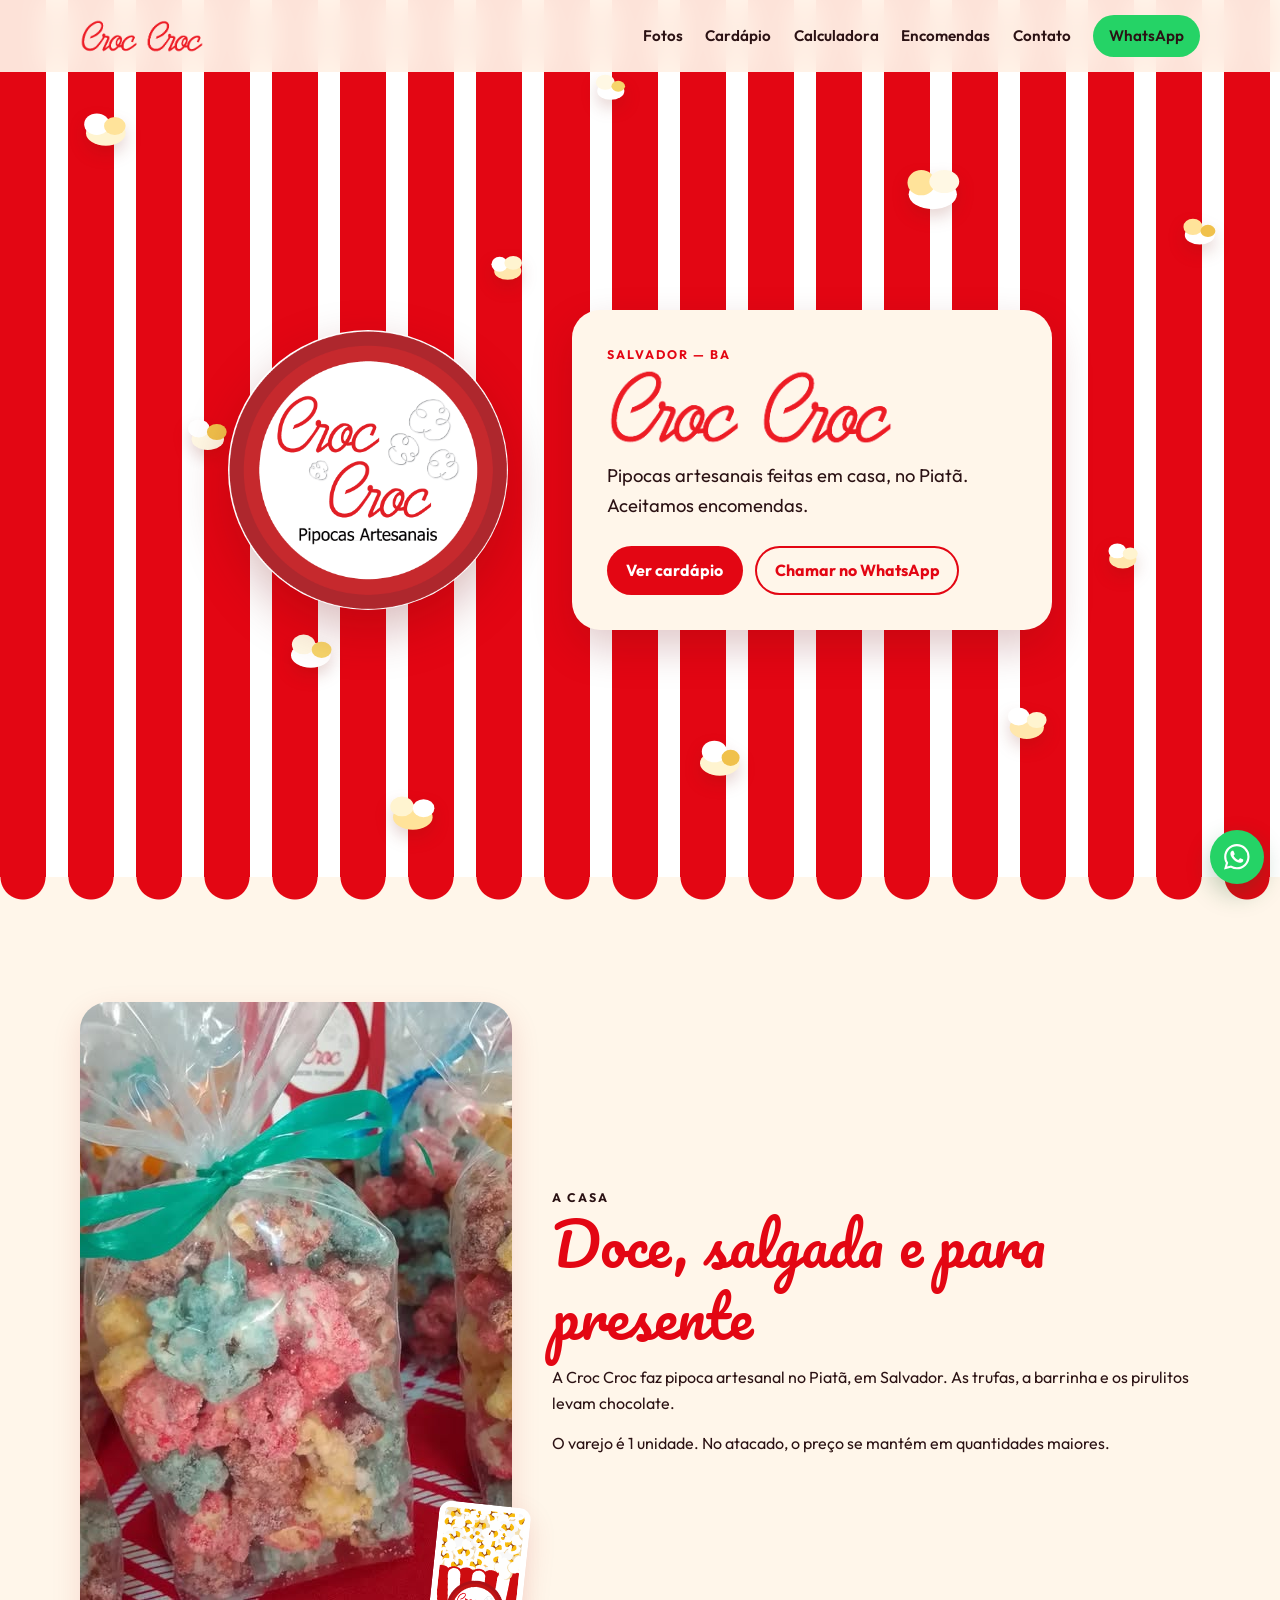
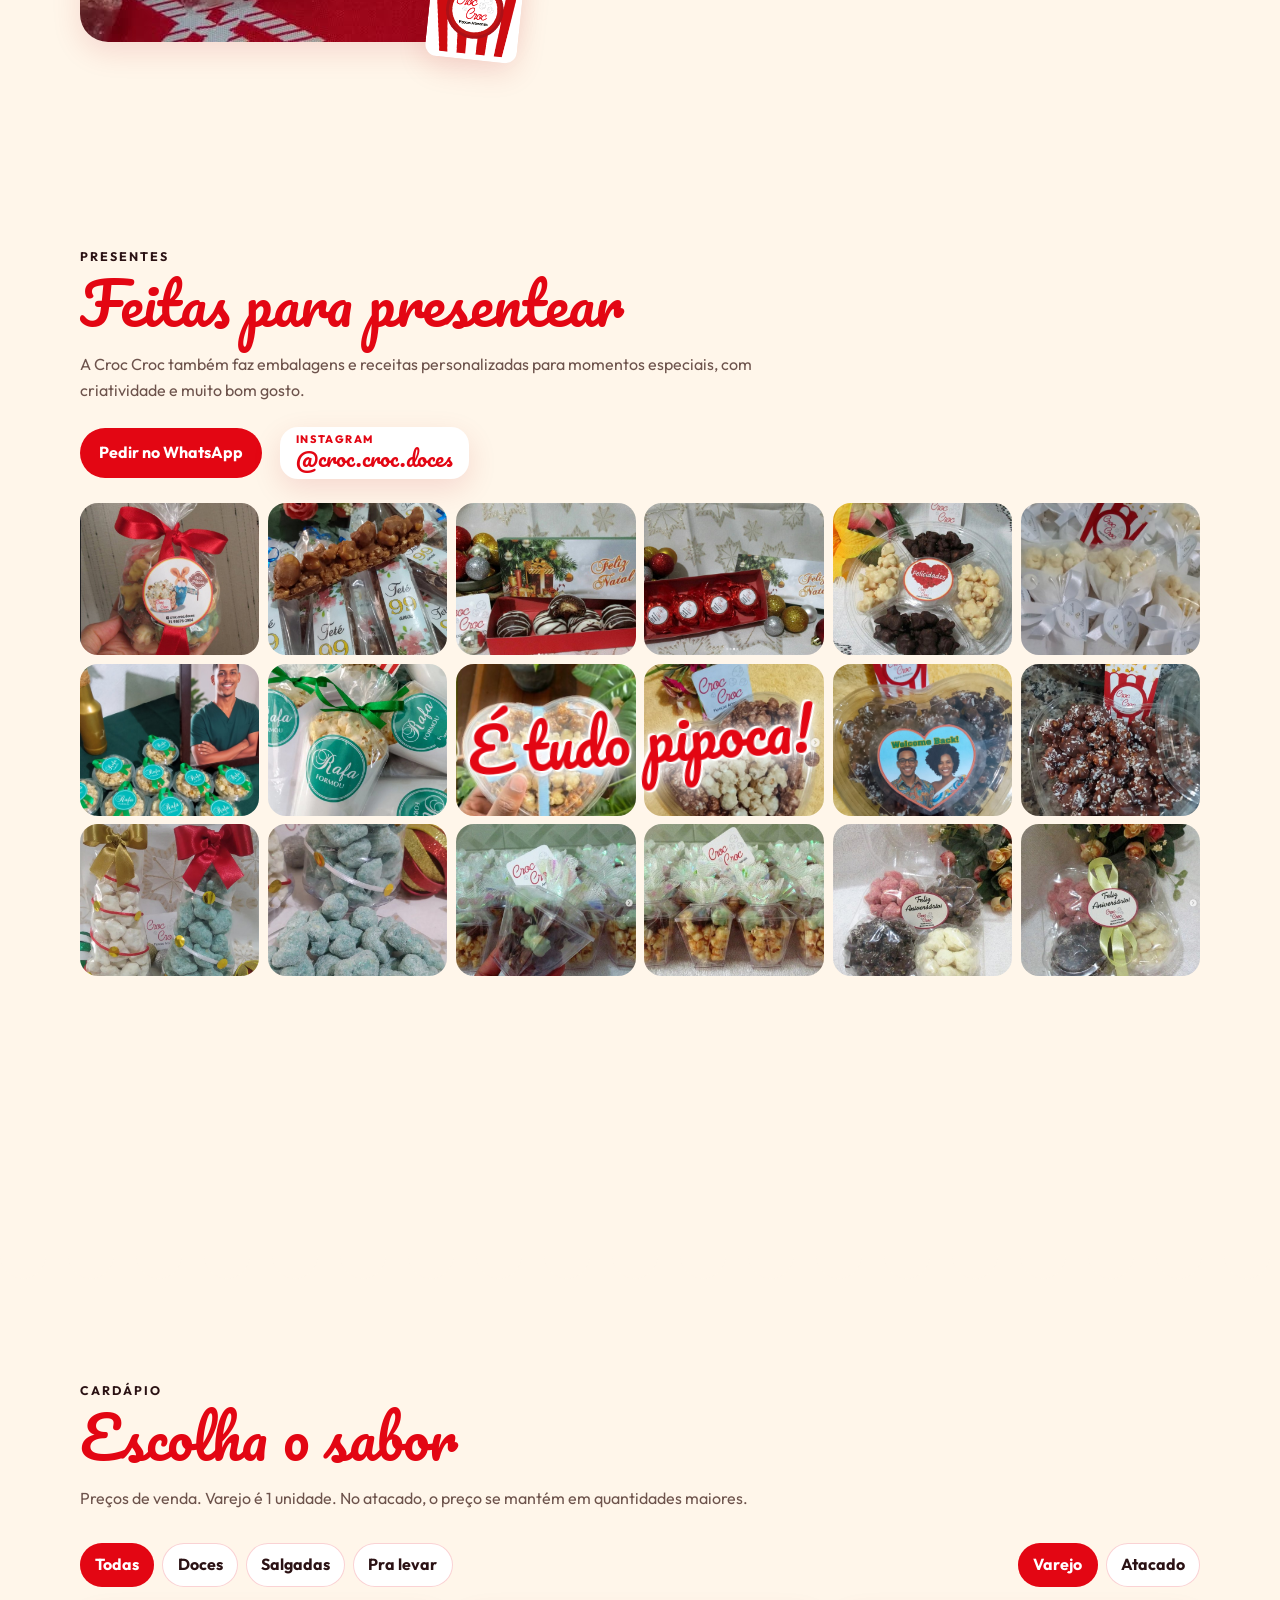
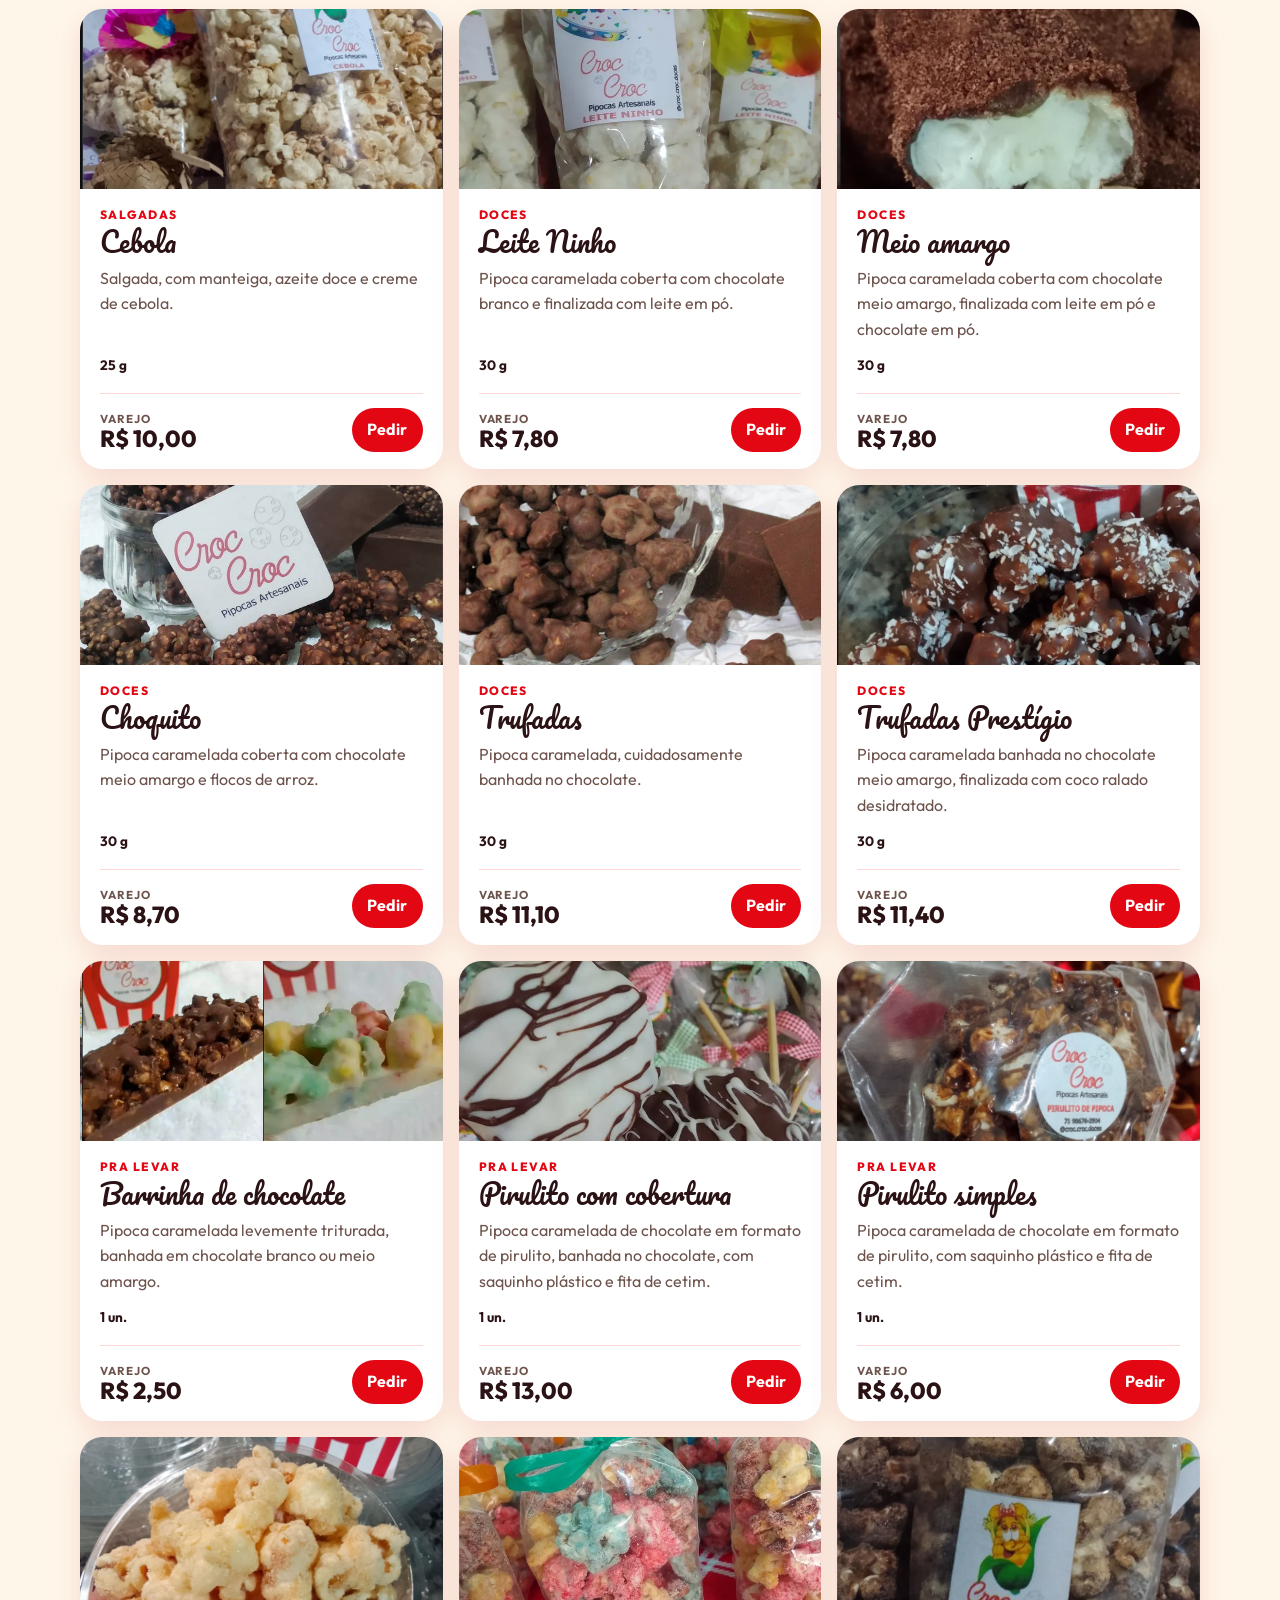
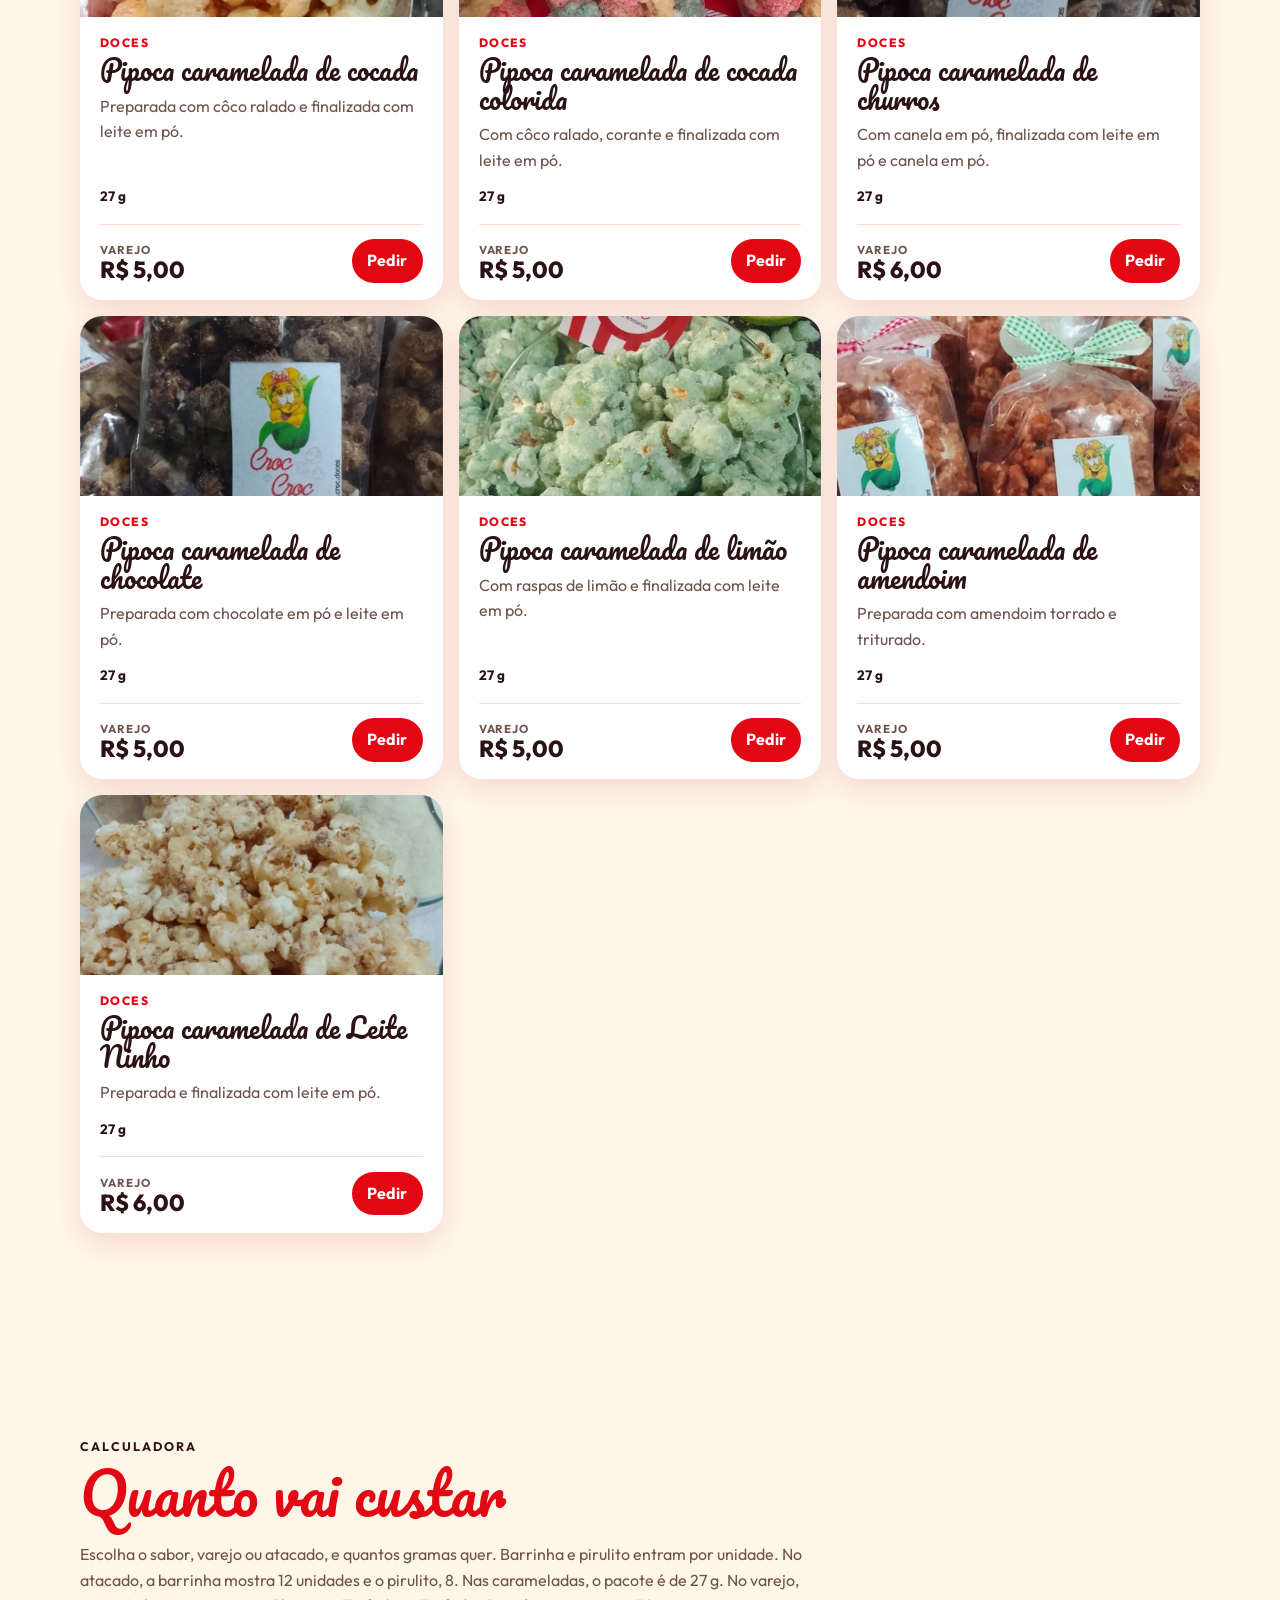
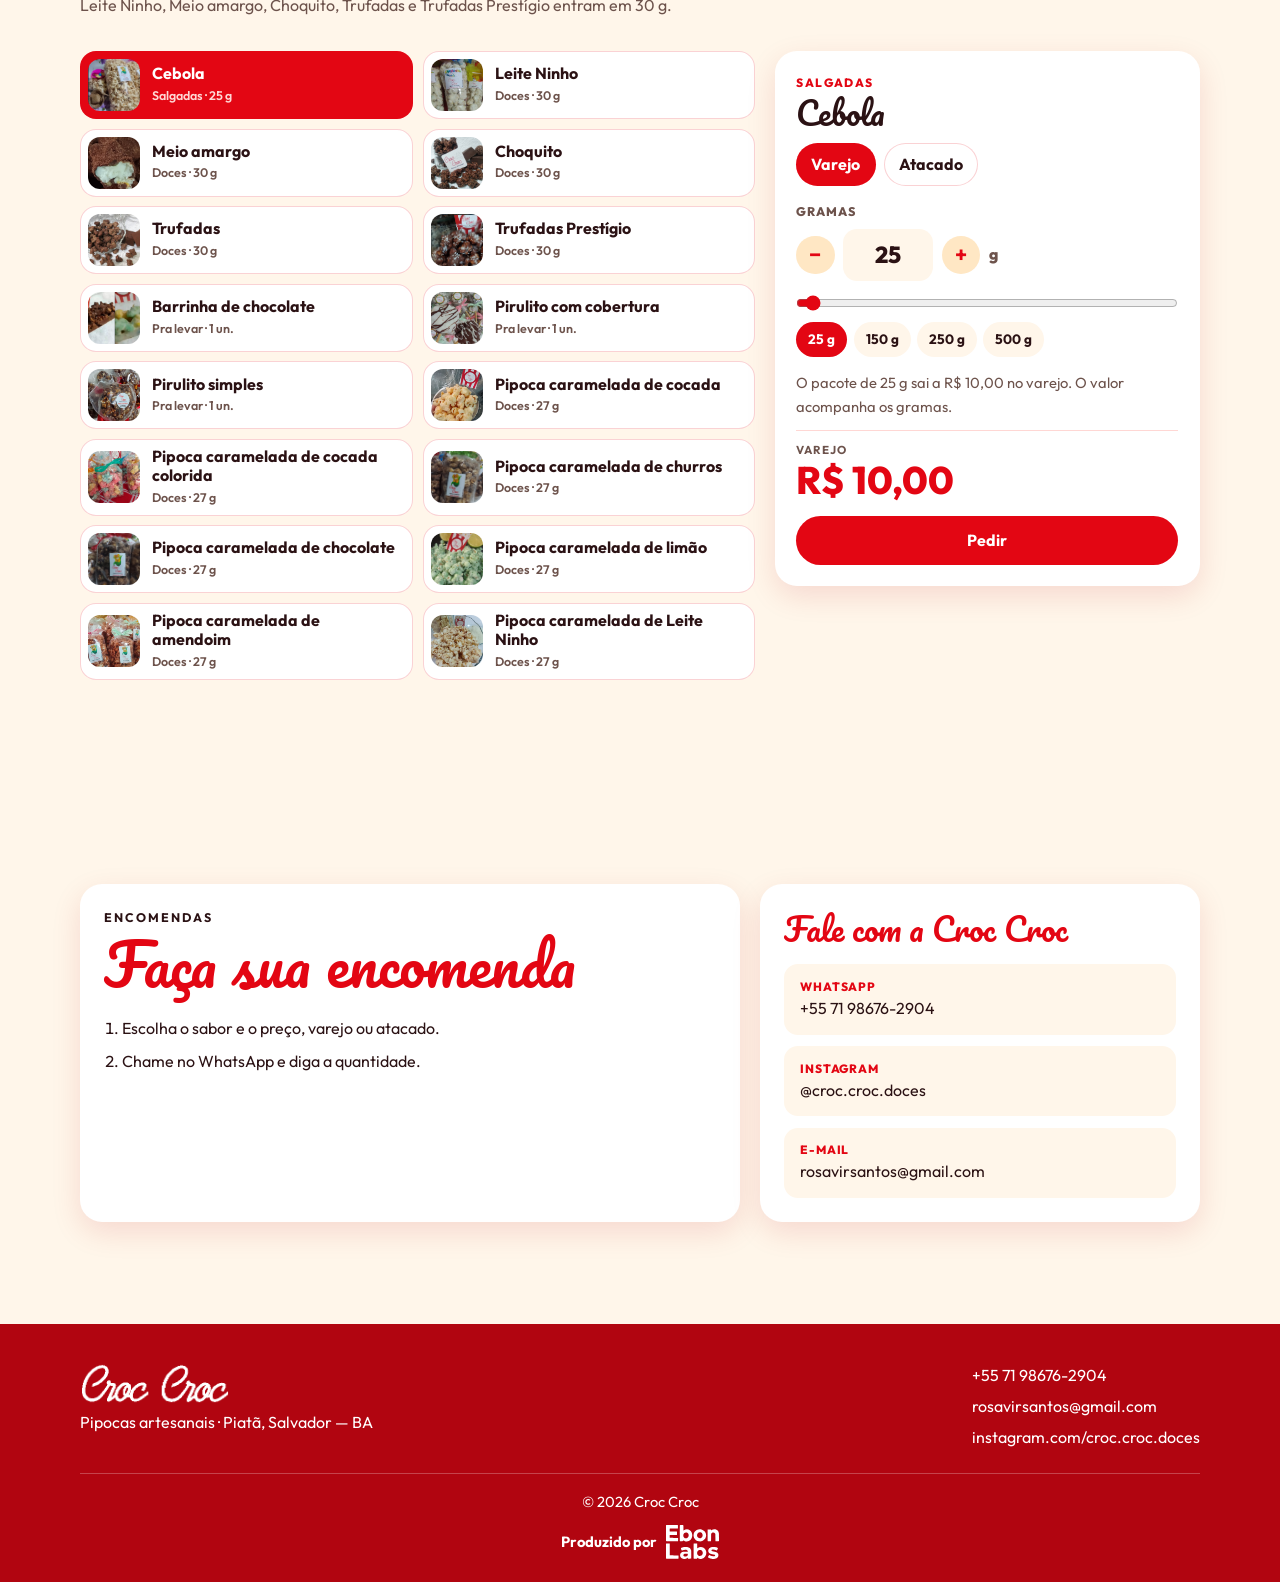
<file: index.html>
<!DOCTYPE html>
<html lang="pt-BR">

<head>
    <meta charset="UTF-8">
    <meta name="viewport" content="width=device-width, initial-scale=1.0">
    <title>Croc Croc — Pipocas artesanais no Piatã, Salvador</title>
    <meta name="description"
        content="Pipocas artesanais da Croc Croc no Piatã, Salvador. Doces, salgadas, trufas, barrinha e pirulito. Varejo, atacado e encomendas pelo WhatsApp.">
    <meta name="robots" content="index, follow, max-image-preview:large">
    <meta name="theme-color" content="#e30613">
    <link rel="canonical" href="https://croc-croc.pages.dev/">
    <meta property="og:type" content="website">
    <meta property="og:site_name" content="Croc Croc">
    <meta property="og:url" content="https://croc-croc.pages.dev/">
    <meta property="og:title" content="Croc Croc — Pipocas artesanais no Piatã, Salvador">
    <meta property="og:description"
        content="Pipocas artesanais da Croc Croc no Piatã, Salvador. Doces, salgadas, trufas, barrinha e pirulito. Varejo, atacado e encomendas pelo WhatsApp.">
    <meta property="og:image" content="https://croc-croc.pages.dev/assets/instagram/colorida.jpg">
    <meta property="og:image:width" content="640">
    <meta property="og:image:height" content="640">
    <meta property="og:image:alt"
        content="Sacos de pipoca colorida da Croc Croc com laços verde, laranja e dourado.">
    <meta property="og:locale" content="pt_BR">
    <meta name="twitter:card" content="summary_large_image">
    <meta name="twitter:title" content="Croc Croc — Pipocas artesanais no Piatã, Salvador">
    <meta name="twitter:description"
        content="Pipocas artesanais da Croc Croc no Piatã, Salvador. Doces, salgadas, trufas, barrinha e pirulito. Varejo, atacado e encomendas pelo WhatsApp.">
    <meta name="twitter:image" content="https://croc-croc.pages.dev/assets/instagram/colorida.jpg">
    <link rel="icon" href="assets/logo.png" type="image/png">
    <link rel="preconnect" href="https://fonts.googleapis.com">
    <link rel="preconnect" href="https://fonts.gstatic.com" crossorigin>
    <link href="https://fonts.googleapis.com/css2?family=Outfit:wght@400;600;700;800&family=Pacifico&display=swap"
        rel="stylesheet">
    <link rel="stylesheet" href="css/style.css">
    <script type="application/ld+json">
  {
    "@context": "https://schema.org",
    "@type": "FoodEstablishment",
    "name": "Croc Croc",
    "url": "https://croc-croc.pages.dev/",
    "description": "Pipocas artesanais feitas em casa no Piatã, Salvador. Doces, salgadas, trufas, barrinha, pirulito e encomendas pelo WhatsApp.",
    "image": [
      "https://croc-croc.pages.dev/assets/logo.png",
      "https://croc-croc.pages.dev/assets/instagram/colorida.jpg"
    ],
    "telephone": "+5571986762904",
    "email": "rosavirsantos@gmail.com",
    "priceRange": "R$",
    "currenciesAccepted": "BRL",
    "servesCuisine": "Pipoca artesanal",
    "address": {
      "@type": "PostalAddress",
      "addressLocality": "Salvador",
      "addressRegion": "BA",
      "addressCountry": "BR"
    },
    "areaServed": {
      "@type": "Place",
      "name": "Piatã, Salvador — BA"
    },
    "contactPoint": {
      "@type": "ContactPoint",
      "telephone": "+5571986762904",
      "contactType": "customer service",
      "availableLanguage": "Portuguese",
      "url": "https://wa.me/5571986762904"
    },
    "sameAs": ["https://www.instagram.com/croc.croc.doces/"],
    "hasMenu": {
      "@type": "Menu",
      "name": "Cardápio Croc Croc",
      "hasMenuSection": [
        {
          "@type": "MenuSection",
          "name": "Salgadas",
          "hasMenuItem": [
            {
              "@type": "MenuItem",
              "name": "Cebola",
              "description": "Salgada, com manteiga, azeite doce e creme de cebola. Pacote de 25 g.",
              "offers": { "@type": "Offer", "price": "10.00", "priceCurrency": "BRL" }
            }
          ]
        },
        {
          "@type": "MenuSection",
          "name": "Doces",
          "hasMenuItem": [
            {
              "@type": "MenuItem",
              "name": "Leite Ninho",
              "description": "Pipoca caramelada coberta com chocolate branco e finalizada com leite em pó. Varejo de 30 g.",
              "offers": { "@type": "Offer", "price": "7.80", "priceCurrency": "BRL" }
            },
            {
              "@type": "MenuItem",
              "name": "Meio amargo",
              "description": "Pipoca caramelada coberta com chocolate meio amargo, finalizada com leite em pó e chocolate em pó. Varejo de 30 g.",
              "offers": { "@type": "Offer", "price": "7.80", "priceCurrency": "BRL" }
            },
            {
              "@type": "MenuItem",
              "name": "Choquito",
              "description": "Pipoca caramelada coberta com chocolate meio amargo e flocos de arroz. Varejo de 30 g.",
              "offers": { "@type": "Offer", "price": "8.70", "priceCurrency": "BRL" }
            },
            {
              "@type": "MenuItem",
              "name": "Trufadas",
              "description": "Pipoca caramelada, cuidadosamente banhada no chocolate. Varejo de 30 g.",
              "offers": { "@type": "Offer", "price": "11.10", "priceCurrency": "BRL" }
            },
            {
              "@type": "MenuItem",
              "name": "Trufadas Prestígio",
              "description": "Pipoca caramelada banhada no chocolate meio amargo, finalizada com coco ralado desidratado. Varejo de 30 g.",
              "offers": { "@type": "Offer", "price": "11.40", "priceCurrency": "BRL" }
            },
            {
              "@type": "MenuItem",
              "name": "Pipoca caramelada de cocada",
              "description": "Preparada com côco ralado e finalizada com leite em pó. Tamanho festa de 27 g.",
              "offers": { "@type": "Offer", "price": "5.00", "priceCurrency": "BRL" }
            },
            {
              "@type": "MenuItem",
              "name": "Pipoca caramelada de cocada colorida",
              "description": "Com côco ralado, corante e finalizada com leite em pó. Tamanho festa de 27 g.",
              "offers": { "@type": "Offer", "price": "5.00", "priceCurrency": "BRL" }
            },
            {
              "@type": "MenuItem",
              "name": "Pipoca caramelada de churros",
              "description": "Com canela em pó, finalizada com leite em pó e canela em pó. Tamanho festa de 27 g.",
              "offers": { "@type": "Offer", "price": "6.00", "priceCurrency": "BRL" }
            },
            {
              "@type": "MenuItem",
              "name": "Pipoca caramelada de chocolate",
              "description": "Preparada com chocolate em pó e leite em pó. Tamanho festa de 27 g.",
              "offers": { "@type": "Offer", "price": "5.00", "priceCurrency": "BRL" }
            },
            {
              "@type": "MenuItem",
              "name": "Pipoca caramelada de limão",
              "description": "Com raspas de limão e finalizada com leite em pó. Tamanho festa de 27 g.",
              "offers": { "@type": "Offer", "price": "5.00", "priceCurrency": "BRL" }
            },
            {
              "@type": "MenuItem",
              "name": "Pipoca caramelada de amendoim",
              "description": "Preparada com amendoim torrado e triturado. Tamanho festa de 27 g.",
              "offers": { "@type": "Offer", "price": "5.00", "priceCurrency": "BRL" }
            },
            {
              "@type": "MenuItem",
              "name": "Pipoca caramelada de Leite Ninho",
              "description": "Preparada e finalizada com leite em pó. Tamanho festa de 27 g.",
              "offers": { "@type": "Offer", "price": "6.00", "priceCurrency": "BRL" }
            }
          ]
        },
        {
          "@type": "MenuSection",
          "name": "Pra levar",
          "hasMenuItem": [
            {
              "@type": "MenuItem",
              "name": "Barrinha de chocolate",
              "description": "Pipoca caramelada levemente triturada, banhada em chocolate branco ou meio amargo. Atacado de 12 unidades a R$ 24,00.",
              "offers": { "@type": "Offer", "price": "2.50", "priceCurrency": "BRL" }
            },
            {
              "@type": "MenuItem",
              "name": "Pirulito com cobertura",
              "description": "Pipoca caramelada de chocolate em formato de pirulito, banhada no chocolate, com saquinho plástico e fita de cetim. Atacado de 8 unidades a R$ 96,00.",
              "offers": { "@type": "Offer", "price": "13.00", "priceCurrency": "BRL" }
            },
            {
              "@type": "MenuItem",
              "name": "Pirulito simples",
              "description": "Pipoca caramelada de chocolate em formato de pirulito, com saquinho plástico e fita de cetim. Atacado de 8 unidades a R$ 40,00.",
              "offers": { "@type": "Offer", "price": "6.00", "priceCurrency": "BRL" }
            }
          ]
        }
      ]
    }
  }
  </script>
</head>

<body>
    <a class="skip-link" href="#conteudo">Ir para o conteúdo</a>

    <header class="header">
        <nav class="nav container" aria-label="Principal">
            <a class="nav__logo" href="#topo">
                <img src="assets/logo-linha.png" alt="Croc Croc" width="311" height="86">
            </a>
            <button class="nav__toggle" type="button" aria-expanded="false" aria-controls="menu-nav"
                aria-label="Abrir menu">
                <span></span>
            </button>
            <ul class="nav__links" id="menu-nav">
                <li><a href="#fotos">Fotos</a></li>
                <li><a href="#cardapio">Cardápio</a></li>
                <li><a href="#calculadora">Calculadora</a></li>
                <li><a href="#encomendas">Encomendas</a></li>
                <li><a href="#contato">Contato</a></li>
                <li><a class="nav__cta" href="https://wa.me/5571986762904" target="_blank"
                        rel="noopener noreferrer">WhatsApp</a></li>
            </ul>
        </nav>
    </header>

    <main id="conteudo">
        <section class="hero" id="topo" aria-labelledby="hero-title">
            <div class="hero__stripes" data-parallax="0.18" aria-hidden="true"></div>
            <div class="hero__popcorn" aria-hidden="true">
                <svg class="kernel" style="left:6%;top:12%" viewBox="0 0 64 48">
                    <ellipse cx="32" cy="28" rx="22" ry="14" fill="#fff4d0" />
                    <ellipse cx="22" cy="18" rx="14" ry="12" fill="#fff" />
                    <ellipse cx="42" cy="20" rx="12" ry="10" fill="#ffe39a" />
                </svg>
                <svg class="kernel" style="left:22%;top:70%" viewBox="0 0 64 48">
                    <ellipse cx="32" cy="28" rx="22" ry="14" fill="#fff" />
                    <ellipse cx="24" cy="16" rx="13" ry="11" fill="#fff8e4" />
                    <ellipse cx="44" cy="22" rx="11" ry="9" fill="#f6d56a" />
                </svg>
                <svg class="kernel" style="left:38%;top:28%" viewBox="0 0 64 48">
                    <ellipse cx="32" cy="28" rx="20" ry="13" fill="#ffe7ad" />
                    <ellipse cx="20" cy="18" rx="12" ry="11" fill="#fff" />
                    <ellipse cx="40" cy="16" rx="13" ry="10" fill="#fff4d0" />
                </svg>
                <svg class="kernel" style="left:54%;top:82%" viewBox="0 0 64 48">
                    <ellipse cx="32" cy="28" rx="22" ry="14" fill="#fff4d0" />
                    <ellipse cx="26" cy="15" rx="14" ry="12" fill="#fff" />
                    <ellipse cx="44" cy="22" rx="10" ry="9" fill="#f0c14b" />
                </svg>
                <svg class="kernel" style="left:70%;top:18%" viewBox="0 0 64 48">
                    <ellipse cx="32" cy="28" rx="21" ry="13" fill="#fff" />
                    <ellipse cx="22" cy="18" rx="12" ry="11" fill="#ffe39a" />
                    <ellipse cx="42" cy="17" rx="13" ry="10" fill="#fff8e4" />
                </svg>
                <svg class="kernel" style="left:86%;top:60%" viewBox="0 0 64 48">
                    <ellipse cx="32" cy="28" rx="20" ry="14" fill="#ffe7ad" />
                    <ellipse cx="24" cy="16" rx="13" ry="11" fill="#fff" />
                    <ellipse cx="43" cy="20" rx="11" ry="9" fill="#fff4d0" />
                </svg>
                <svg class="kernel" style="left:14%;top:46%" viewBox="0 0 64 48">
                    <ellipse cx="32" cy="28" rx="18" ry="12" fill="#fff8e4" />
                    <ellipse cx="22" cy="16" rx="12" ry="10" fill="#fff" />
                    <ellipse cx="42" cy="20" rx="11" ry="9" fill="#f0c14b" />
                </svg>
                <svg class="kernel" style="left:30%;top:88%" viewBox="0 0 64 48">
                    <ellipse cx="32" cy="28" rx="22" ry="14" fill="#ffe39a" />
                    <ellipse cx="20" cy="16" rx="13" ry="11" fill="#fff4d0" />
                    <ellipse cx="44" cy="18" rx="12" ry="10" fill="#fff" />
                </svg>
                <svg class="kernel" style="left:46%;top:8%" viewBox="0 0 64 48">
                    <ellipse cx="32" cy="28" rx="20" ry="13" fill="#fff" />
                    <ellipse cx="24" cy="15" rx="14" ry="11" fill="#fff8e4" />
                    <ellipse cx="43" cy="21" rx="10" ry="8" fill="#f6d56a" />
                </svg>
                <svg class="kernel" style="left:62%;top:50%" viewBox="0 0 64 48">
                    <ellipse cx="32" cy="28" rx="21" ry="14" fill="#fff4d0" />
                    <ellipse cx="21" cy="17" rx="13" ry="11" fill="#fff" />
                    <ellipse cx="42" cy="19" rx="12" ry="9" fill="#ffe7ad" />
                </svg>
                <svg class="kernel" style="left:78%;top:78%" viewBox="0 0 64 48">
                    <ellipse cx="32" cy="28" rx="19" ry="13" fill="#ffe7ad" />
                    <ellipse cx="23" cy="16" rx="12" ry="10" fill="#fff" />
                    <ellipse cx="43" cy="20" rx="11" ry="9" fill="#fff4d0" />
                </svg>
                <svg class="kernel" style="left:92%;top:24%" viewBox="0 0 64 48">
                    <ellipse cx="32" cy="28" rx="22" ry="14" fill="#fff" />
                    <ellipse cx="22" cy="16" rx="14" ry="12" fill="#ffe39a" />
                    <ellipse cx="44" cy="22" rx="11" ry="9" fill="#f0c14b" />
                </svg>
            </div>
            <div class="container hero__layout">
                <img class="badge" src="assets/logo-marca.png" alt="" width="280" height="280">
                <div class="hero__copy">
                    <p class="eyebrow">Salvador — BA</p>
                    <h1 id="hero-title">
                        <img src="assets/logo-linha.png" alt="" width="311" height="86">
                        <span class="visually-hidden">Croc Croc, pipocas artesanais no Piatã, Salvador</span>
                    </h1>
                    <p class="hero__lead">Pipocas artesanais feitas em casa, no Piatã. Aceitamos encomendas.</p>
                    <div class="hero__actions">
                        <a class="btn" href="#cardapio">Ver cardápio</a>
                        <a class="btn btn--ghost" href="https://wa.me/5571986762904" target="_blank"
                            rel="noopener noreferrer">Chamar no WhatsApp</a>
                    </div>
                </div>
            </div>
        </section>

        <section class="section" id="casa" aria-labelledby="casa-title">
            <div class="container about">
                <figure class="about__photo reveal">
                    <img src="assets/instagram/colorida.jpg" width="640" height="640"
                        alt="Sacos de pipoca colorida com laços verde, laranja e dourado, sobre toalha vermelha.">
                    <img class="about__seal" src="assets/croc-croc-cartao-frente.png" width="142" height="255" alt="">
                </figure>
                <div class="reveal">
                    <p class="eyebrow">A casa</p>
                    <h2 class="section__title" id="casa-title">Doce, salgada e para presente</h2>
                    <p>A Croc Croc faz pipoca artesanal no Piatã, em Salvador. As trufas, a barrinha e os pirulitos
                        levam chocolate.</p>
                    <p>O varejo é 1 unidade. No atacado, o preço se mantém em quantidades maiores.</p>
                </div>
            </div>
        </section>

        <section class="section" id="fotos" aria-labelledby="fotos-title">
            <div class="container">
                <header class="reveal">
                    <p class="eyebrow">Presentes</p>
                    <h2 class="section__title" id="fotos-title">Feitas para presentear</h2>
                    <p class="section__desc">A Croc Croc também faz embalagens e receitas personalizadas para momentos
                        especiais, com criatividade e muito bom gosto.</p>
                </header>
                <div class="gift__bar reveal">
                    <a class="btn"
                        href="https://wa.me/5571986762904?text=Ol%C3%A1!%20Quero%20uma%20embalagem%20e%20uma%20receita%20personalizadas%20para%20um%20momento%20especial."
                        target="_blank" rel="noopener noreferrer">Pedir no WhatsApp</a>
                    <a class="gift__ig" href="https://www.instagram.com/croc.croc.doces/" target="_blank"
                        rel="noopener noreferrer"><span>Instagram</span>@croc.croc.doces</a>
                </div>
                <div class="gallery">
                    <p class="gallery__mark">É tudo pipoca!</p>
                    <button class="shot" type="button">
                        <img src="assets/instagram/presentes/pascoa-laco.jpg" width="602" height="604"
                            alt="Saquinho de pipoca colorida com laço vermelho e o adesivo Feliz Páscoa.">
                    </button>
                    <button class="shot" type="button">
                        <img src="assets/instagram/presentes/tete.jpg" width="600" height="584"
                            alt="Barrinhas de pipoca com amendoim em embalagem de aniversário.">
                    </button>
                    <button class="shot" type="button">
                        <img src="assets/instagram/presentes/natal-aberta.jpg" width="600" height="434"
                            alt="Caixa de Natal aberta com trufas e o cartão da Croc Croc.">
                    </button>
                    <button class="shot" type="button">
                        <img src="assets/instagram/presentes/natal-caixa.png" width="600" height="450"
                            alt="Caixa de Natal com quatro embrulhos vermelhos e o cartão Feliz Natal.">
                    </button>
                    <button class="shot" type="button">
                        <img src="assets/instagram/presentes/bandeja-felicidades.jpg" width="600" height="584"
                            alt="Bandeja com pipocas brancas e de chocolate e o selo Felicidades.">
                    </button>
                    <button class="shot" type="button">
                        <img src="assets/instagram/presentes/camila.jpg" width="450" height="582"
                            alt="Sacos brancos de pipoca com laço e coração personalizado.">
                    </button>
                    <button class="shot" type="button">
                        <img src="assets/instagram/presentes/rafa-potes.jpg" width="900" height="900"
                            alt="Potes personalizados de formatura, com laço verde, ao lado de um porta-retrato.">
                    </button>
                    <button class="shot" type="button">
                        <img src="assets/instagram/presentes/rafa-cones.jpg" width="600" height="584"
                            alt="Cones de pipoca com laço verde e selo personalizado.">
                    </button>
                    <button class="shot" type="button">
                        <img src="assets/instagram/presentes/coracao-azul.jpg" width="412" height="530"
                            alt="Caixa de coração com fita azul e o adesivo da Croc Croc.">
                    </button>
                    <button class="shot" type="button">
                        <img src="assets/instagram/presentes/coracao-mesclado.jpg" width="480" height="584"
                            alt="Coração com pipoca branca e pipoca de chocolate.">
                    </button>
                    <button class="shot" type="button">
                        <img src="assets/instagram/presentes/welcome.jpg" width="900" height="900"
                            alt="Coração de pipoca de chocolate com coco e um adesivo de boas-vindas.">
                    </button>
                    <button class="shot" type="button">
                        <img src="assets/instagram/presentes/coco.jpg" width="600" height="584"
                            alt="Pote de pipoca de chocolate com coco ralado e o cartão da Croc Croc.">
                    </button>

                    <button class="shot" type="button">
                        <img src="assets/instagram/presentes/arvores-natal.jpg" width="600" height="584"
                            alt="Árvores de pipoca branca e azul com laços de Natal.">
                    </button>
                    <button class="shot" type="button">
                        <img src="assets/instagram/presentes/pote-azul.jpg" width="600" height="584"
                            alt="Pote de pipoca azul com glitter, ao lado de bolas de Natal.">
                    </button>
                    <button class="shot" type="button">
                        <img src="assets/instagram/presentes/copo-uva.jpg" width="600" height="584"
                            alt="Copinho com pipoca, uvas e um detalhe de chocolate.">
                    </button>
                    <button class="shot" type="button">
                        <img src="assets/instagram/presentes/copos-renda.jpg" width="600" height="584"
                            alt="Fileira de copinhos com renda e o cartão da Croc Croc.">
                    </button>
                    <button class="shot" type="button">
                        <img src="assets/instagram/presentes/aniversario-aberto.jpg" width="600" height="584"
                            alt="Bandeja de aniversário com quatro sabores de pipoca.">
                    </button>
                    <button class="shot" type="button">
                        <img src="assets/instagram/presentes/aniversario-laco.jpg" width="600" height="584"
                            alt="Bandeja de aniversário fechada com laço amarelo.">
                    </button>
                </div>
            </div>
        </section>

        <div class="band" aria-hidden="true">
            <div class="band__stripes" data-parallax="0.22"></div>
            <p class="band__text" data-parallax="-0.08">Pipocas Artesanais</p>
        </div>

        <section class="section" id="cardapio" aria-labelledby="cardapio-title">
            <div class="container">
                <header class="reveal">
                    <p class="eyebrow">Cardápio</p>
                    <h2 class="section__title" id="cardapio-title">Escolha o sabor</h2>
                    <p class="section__desc">Preços de venda. Varejo é 1 unidade. No atacado, o preço se mantém em quantidades maiores.</p>
                </header>
                <div class="menu-tools">
                    <div class="chips" id="menu-groups" role="group" aria-label="Filtrar sabores"></div>
                    <div class="tier" role="group" aria-label="Tipo de preço">
                        <button class="tier__btn is-active" type="button" data-tier="varejo"
                            aria-pressed="true">Varejo</button>
                        <button class="tier__btn" type="button" data-tier="atacado"
                            aria-pressed="false">Atacado</button>
                    </div>
                </div>
                <div class="menu-grid" id="menu-grid"></div>
                <noscript>
                    <ul>
                        <li>Cebola. Salgada, com manteiga, azeite doce e creme de cebola. Varejo 25 g R$ 10,00. Atacado 150 g R$ 54,00.</li>
                        <li>Leite Ninho. Varejo 30 g R$ 7,80. Atacado 100 g R$ 23,00.</li>
                        <li>Meio amargo. Varejo 30 g R$ 7,80. Atacado 100 g R$ 23,00.</li>
                        <li>Choquito. Varejo 30 g R$ 8,70. Atacado 100 g R$ 26,00.</li>
                        <li>Trufadas. Varejo 30 g R$ 11,10. Atacado 100 g R$ 33,00.</li>
                        <li>Trufadas Prestígio. Varejo 30 g R$ 11,40. Atacado 100 g R$ 34,00.</li>
                        <li>Barrinha de chocolate. Varejo 1 un. R$ 2,50. Atacado 1 un. R$ 2,00. Atacado 12 un. R$ 24,00.</li>
                        <li>Pirulito com cobertura. Varejo 1 un. R$ 13,00. Atacado 1 un. R$ 12,00. Atacado 8 un. R$ 96,00.</li>
                        <li>Pirulito simples. Varejo 1 un. R$ 6,00. Atacado 1 un. R$ 5,00. Atacado 8 un. R$ 40,00.</li>
                        <li>Pipoca caramelada de cocada. Varejo 27 g R$ 5,00. Atacado do pacote de 200 g R$ 38,00.</li>
                        <li>Pipoca caramelada de cocada colorida. Varejo 27 g R$ 5,00. Atacado do pacote de 200 g R$ 38,00.</li>
                        <li>Pipoca caramelada de churros. Varejo 27 g R$ 6,00. Atacado do pacote de 200 g R$ 41,00.</li>
                        <li>Pipoca caramelada de chocolate. Varejo 27 g R$ 5,00. Atacado do pacote de 200 g R$ 39,00.</li>
                        <li>Pipoca caramelada de limão. Varejo 27 g R$ 5,00. Atacado do pacote de 200 g R$ 34,00.</li>
                        <li>Pipoca caramelada de amendoim. Varejo 27 g R$ 5,00. Atacado do pacote de 200 g R$ 38,00.</li>
                        <li>Pipoca caramelada de Leite Ninho. Varejo 27 g R$ 6,00. Atacado do pacote de 200 g R$ 37,00.</li>
                    </ul>
                </noscript>
            </div>
        </section>

        <section class="section" id="calculadora" aria-labelledby="calculadora-title">
            <div class="container">
                <header class="reveal">
                    <p class="eyebrow">Calculadora</p>
                    <h2 class="section__title" id="calculadora-title">Quanto vai custar</h2>
                    <p class="section__desc">Escolha o sabor, varejo ou atacado, e quantos gramas quer. Barrinha e
                        pirulito entram por unidade. No atacado, a barrinha mostra 12 unidades e o pirulito, 8. Nas carameladas, o pacote é de 27 g. No varejo, Leite Ninho, Meio amargo, Choquito, Trufadas e Trufadas Prestígio entram em 30 g.</p>
                </header>
                <div class="calc reveal">
                    <div class="calc__flavors" id="calc-flavors" role="radiogroup" aria-label="Sabor"></div>
                    <div class="calc__panel">
                        <p class="calc__group" id="calc-group"></p>
                        <h3 class="calc__name" id="calc-name"></h3>
                        <div class="tier calc__switch" role="group" aria-label="Tipo de preço">
                            <button class="tier__btn is-active" type="button" data-calc-tier="varejo"
                                aria-pressed="true">Varejo</button>
                            <button class="tier__btn" type="button" data-calc-tier="atacado"
                                aria-pressed="false">Atacado</button>
                        </div>
                        <label class="calc__label" id="calc-amount-label" for="calc-amount">Gramas</label>
                        <div class="calc__amount">
                            <button class="calc__step" id="calc-minus" type="button" aria-label="Diminuir">−</button>
                            <input id="calc-amount" type="number" inputmode="numeric" min="1" max="1000" value="25"
                                required>
                            <button class="calc__step" id="calc-plus" type="button" aria-label="Aumentar">+</button>
                            <span class="calc__unit" id="calc-unit">g</span>
                        </div>
                        <input class="calc__range" id="calc-range" type="range" min="1" max="1000" value="25"
                            aria-label="Gramas">
                        <div class="calc__presets" id="calc-presets"></div>
                        <p class="calc__ref" id="calc-ref"></p>
                        <p class="calc__price" id="calc-price" aria-live="polite"><span class="menu-card__tier"
                                id="calc-tier-label">Varejo</span><span id="calc-price-value"></span></p>
                        <a class="btn calc__order is-disabled" id="calc-order" target="_blank" rel="noopener noreferrer"
                            aria-disabled="true">Pedir</a>
                    </div>
                </div>
            </div>
        </section>

        <section class="section" id="encomendas" aria-labelledby="encomendas-title">
            <div class="container order">
                <article class="order__panel reveal">
                    <p class="eyebrow">Encomendas</p>
                    <h2 class="section__title" id="encomendas-title">Faça sua encomenda</h2>
                    <ol class="order__steps">
                        <li>Escolha o sabor e o preço, varejo ou atacado.</li>
                        <li>Chame no WhatsApp e diga a quantidade.</li>
                    </ol>
                </article>
                <article class="contact-card reveal">
                    <h3 class="section__title" style="font-size:2rem">Fale com a Croc Croc</h3>
                    <ul class="contact-list">
                        <li><a href="https://wa.me/5571986762904" target="_blank"
                                rel="noopener noreferrer"><span>WhatsApp</span>+55 71 98676-2904</a></li>
                        <li><a href="https://www.instagram.com/croc.croc.doces/" target="_blank"
                                rel="noopener noreferrer"><span>Instagram</span>@croc.croc.doces</a></li>
                        <li><a href="mailto:rosavirsantos@gmail.com"><span>E-mail</span>rosavirsantos@gmail.com</a></li>
                    </ul>
                </article>
            </div>
        </section>
    </main>

    <footer class="footer" id="contato">
        <div class="container footer__grid">
            <div>
                <p class="footer__name">
                    <img src="assets/logo-linha.png" alt="Croc Croc" width="311" height="86">
                </p>
                <p>Pipocas artesanais · Piatã, Salvador — BA</p>
            </div>
            <div class="footer__links">
                <a href="tel:+5571986762904">+55 71 98676-2904</a>
                <a href="mailto:rosavirsantos@gmail.com">rosavirsantos@gmail.com</a>
                <a href="https://www.instagram.com/croc.croc.doces/" target="_blank"
                    rel="noopener noreferrer">instagram.com/croc.croc.doces</a>
            </div>
        </div>
        <div class="container footer__base">
            <p>© <span id="year"></span> Croc Croc</p>
            <p class="footer__credit">Produzido por <a href="https://ebonlabs.pages.dev/" target="_blank" rel="noopener noreferrer"><img src="assets/ebon-labs.svg" alt="Ebon Labs" width="78" height="51"></a></p>
        </div>
    </footer>

    <a class="whatsapp" href="https://wa.me/5571986762904" target="_blank" rel="noopener noreferrer"
        aria-label="Abrir WhatsApp da Croc Croc">
        <svg viewBox="0 0 24 24" aria-hidden="true">
            <path
                d="M17.472 14.382c-.297-.149-1.758-.867-2.03-.967-.273-.099-.471-.148-.67.15-.197.297-.767.966-.94 1.164-.173.199-.347.223-.644.075-.297-.15-1.255-.463-2.39-1.475-.883-.788-1.48-1.761-1.653-2.059-.173-.297-.018-.458.13-.606.134-.133.298-.347.446-.52.149-.174.198-.298.298-.497.099-.198.05-.371-.025-.52-.075-.149-.669-1.612-.916-2.207-.242-.579-.487-.5-.669-.51-.173-.008-.371-.01-.57-.01-.198 0-.52.074-.792.372-.272.297-1.04 1.016-1.04 2.479 0 1.462 1.065 2.875 1.213 3.074.149.198 2.096 3.2 5.077 4.487.709.306 1.262.489 1.694.625.712.227 1.36.195 1.871.118.571-.085 1.758-.719 2.006-1.413.248-.694.248-1.289.173-1.413-.074-.124-.272-.198-.57-.347m-5.421 7.403h-.004a9.87 9.87 0 0 1-5.031-1.378l-.361-.214-3.741.982.998-3.648-.235-.374a9.86 9.86 0 0 1-1.51-5.26c.001-5.45 4.436-9.884 9.888-9.884 2.64 0 5.122 1.03 6.988 2.898a9.825 9.825 0 0 1 2.893 6.994c-.003 5.45-4.435 9.884-9.885 9.884m8.413-18.297A11.815 11.815 0 0 0 12.05 0C5.495 0 .16 5.335.157 11.892c0 2.096.547 4.142 1.588 5.945L.057 24l6.305-1.654a11.882 11.882 0 0 0 5.683 1.448h.005c6.554 0 11.89-5.335 11.893-11.893a11.821 11.821 0 0 0-3.48-8.413" />
        </svg>
    </a>

    <dialog class="photo-modal" id="photo-modal" aria-label="Foto ampliada">
        <button class="photo-modal__close" type="button" aria-label="Fechar foto">
            <span aria-hidden="true">×</span>
        </button>
        <img alt="">
    </dialog>

    <script src="js/main.js" defer></script>
</body>

</html>
</file>
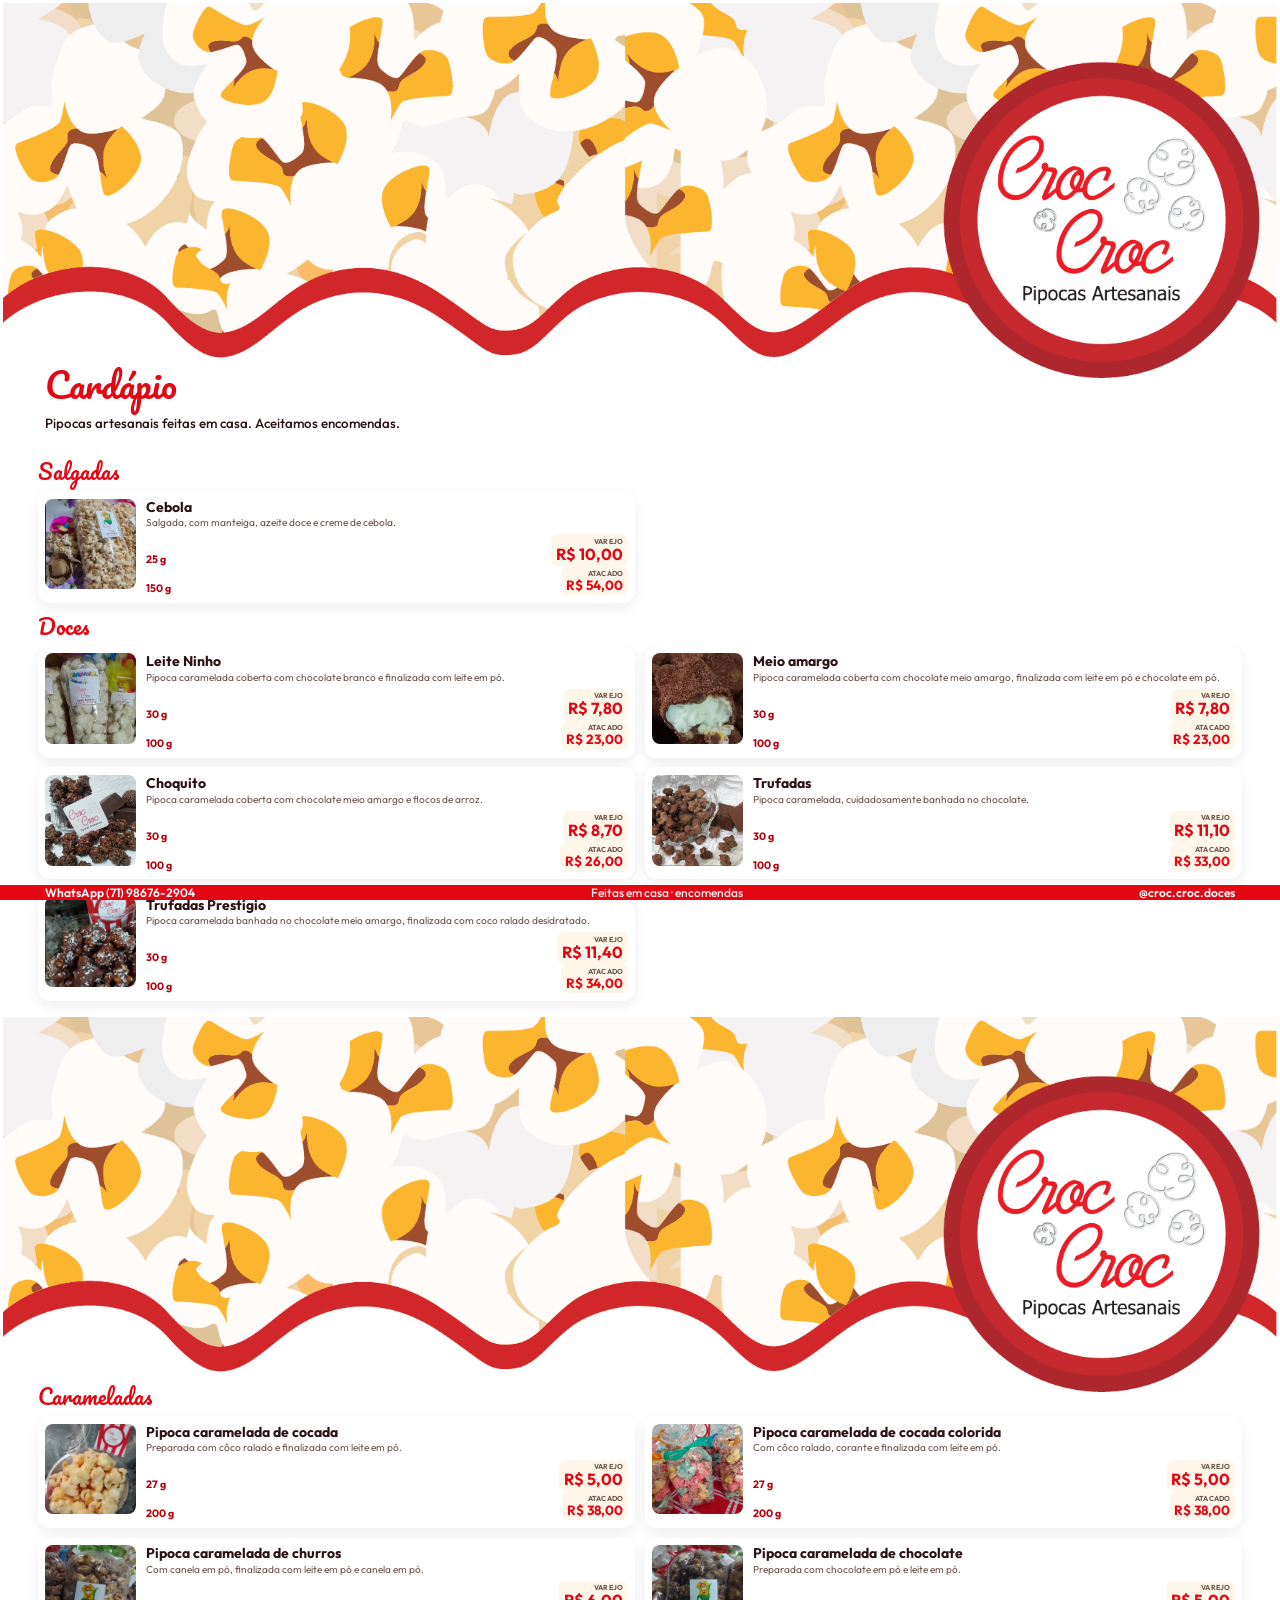
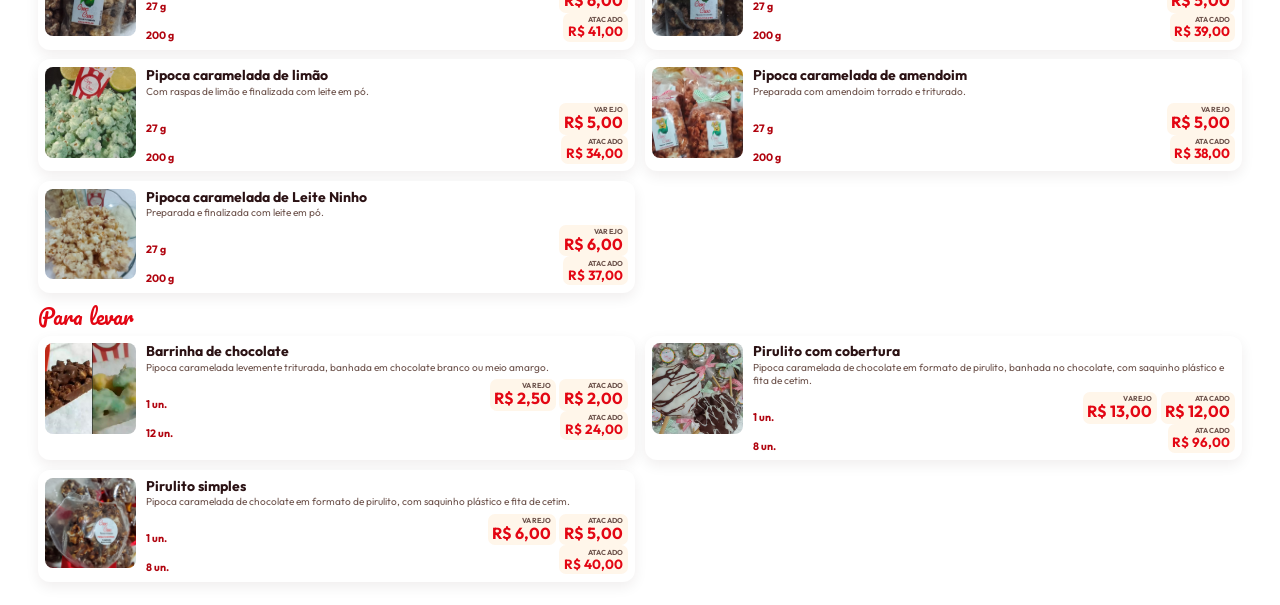
<file: docs/cardapio.html>
<!DOCTYPE html>
<html lang="pt-BR">

<head>
    <meta charset="utf-8">
    <title>Cardápio — Croc Croc</title>
    <link rel="preconnect" href="https://fonts.googleapis.com">
    <link rel="preconnect" href="https://fonts.gstatic.com" crossorigin>
    <link href="https://fonts.googleapis.com/css2?family=Outfit:wght@400;500;600;700&family=Pacifico&display=swap"
        rel="stylesheet">
    <style>
        :root {
            --red: #e30613;
            --red-deep: #b10510;
            --cream: #fff6ea;
            --cream-deep: #ffe7c4;
            --popcorn: #fff4d0;
            --kernel: #f0c14b;
            --ink: #2b1214;
            --muted: #6d534c;
            --script: "Pacifico", cursive;
            --font: "Outfit", sans-serif;
        }

        @page {
            size: A4;
            margin: 0;
        }

        * {
            box-sizing: border-box;
        }

        html,
        body {
            margin: 0;
            color: var(--ink);
            font-family: var(--font);
            -webkit-print-color-adjust: exact;
            print-color-adjust: exact;
        }

        body {
            padding-bottom: 0;
        }

        .ribbon {
            position: fixed;
            left: 0;
            right: 0;
            bottom: 0;
            z-index: 5;
            display: flex;
            align-items: center;
            justify-content: space-between;
            gap: 6mm;
            padding: 0 12mm;
            background: var(--red);
            color: #fff;
            font-size: 9pt;
            font-weight: 600;
        }

        .ribbon span {
            white-space: nowrap;
        }

        .ribbon em {
            font-style: normal;
            font-weight: 500;
            opacity: 0.92;
        }

        .mast,
        .carry {
            position: relative;
        }

        .bar {
            display: flex;
            align-items: center;
            justify-content: space-between;
            height: 22mm;
            padding: 0 12mm 6mm;
            background: var(--red);
        }

        .carry::after {
            content: "";
            position: absolute;
            left: 0;
            right: 0;
            top: calc(22mm - 14px);
            height: 14px;
            z-index: 2;
            background: radial-gradient(circle 14px at 14px 0, transparent 13px, var(--cream) 14px);
            background-size: 46px 14px;
            background-repeat: repeat-x;
        }

        .mast__inner,
        .carry__inner {
            position: relative;
            z-index: 3;
            display: flex;
            align-items: center;
            gap: 6mm;
            padding: 3mm 12mm 1mm;
        }

        .mast__art {
            display: block;
            width: 100%;
            height: auto;
        }

        .wordmark {
            display: block;
            height: 11mm;
            width: auto;
            filter: brightness(0) invert(1);
        }

        h1,
        .carry strong {
            margin: 0;
            font-family: var(--script);
            font-size: 26pt;
            font-weight: 400;
            line-height: 1;
            color: var(--red);
        }

        .lead {
            margin: 3.2mm 0 4mm;
            font-size: 10pt;
            font-weight: 500;
            color: var(--ink);
        }

        main {
            padding: 2mm 10mm 4mm;
            margin-bottom: 2mm;
        }

        .group {
            margin: 0 0 3.5mm;
        }

        main>.group:last-child {
            margin-bottom: 0;
        }

        .group h2 {
            margin: 1mm 0 2.2mm;
            font-family: var(--script);
            font-size: 16pt;
            font-weight: 400;
            color: var(--red);
            line-height: 1;
        }

        .grid {
            display: grid;
            grid-template-columns: 1fr 1fr;
            gap: 2.6mm;
        }

        .card {
            display: grid;
            grid-template-columns: 24mm 1fr;
            gap: 2.6mm;
            min-height: 28mm;
            padding: 2mm;
            background: #fff;
            border-radius: 12px;
            box-shadow: 0 5px 14px rgba(43, 18, 20, 0.07);
            break-inside: avoid;
            page-break-inside: avoid;
        }

        .card img {
            width: 24mm;
            height: 24mm;
            object-fit: cover;
            object-position: center;
            border-radius: 8px;
            background: var(--popcorn);
        }

        .card h3 {
            margin: 0;
            font-size: 10.5pt;
            line-height: 1.15;
            font-weight: 700;
        }

        .desc {
            margin: 0.7mm 0 1.2mm;
            font-size: 7.6pt;
            line-height: 1.25;
            color: var(--muted);
        }

        .buy {
            display: flex;
            align-items: flex-end;
            justify-content: space-between;
            gap: 2mm;
        }

        .portion {
            margin: 0;
            flex: none;
            font-size: 8pt;
            font-weight: 700;
            color: var(--red-deep);
            white-space: nowrap;
        }

        .prices {
            display: flex;
            flex-wrap: wrap;
            justify-content: flex-end;
            gap: 1mm;
        }

        .prices p {
            margin: 0;
            min-width: 16mm;
            padding: 0.6mm 1.2mm 0.8mm;
            border-radius: 7px;
            background: var(--cream);
            text-align: right;
        }

        .prices span {
            display: block;
            font-size: 5.4pt;
            font-weight: 700;
            letter-spacing: 0.02em;
            text-transform: uppercase;
            color: var(--muted);
        }

        .prices strong {
            display: block;
            font-size: 10pt;
            line-height: 1.1;
            color: var(--red);
        }

        .buy--main .prices strong {
            font-size: 12pt;
        }

        .sheet-break,
        .page-break {
            break-before: page;
            page-break-before: always;
        }

        .page-break>.mast {
            margin: 0 -10mm -1.5mm;
        }

        .page-break>h2 {
            position: relative;
            z-index: 1;
            margin-top: 0;
        }

        .carry {
            margin: 0 -10mm 3mm;
        }

        .carry strong {
            font-size: 18pt;
            color: #fff;
        }

        .sheet-break .grid {
            gap: 3.4mm;
        }

        .sheet-break .card {
            grid-template-columns: 26mm 1fr;
            min-height: 32mm;
            padding: 2.2mm;
        }

        .sheet-break .card img {
            width: 26mm;
            height: 26mm;
            border-radius: 8px;
        }

        .sheet-break .buy {
            align-items: center;
        }

        .sheet-break .buy+.buy {
            margin-top: 1.1mm;
        }

        .sheet-break .portion {
            min-width: 20mm;
            font-size: 7.4pt;
        }

        .sheet-break .prices p {
            min-width: 15mm;
            padding: 0.5mm 1.3mm 0.6mm;
        }

        .sheet-break .prices strong {
            font-size: 8.5pt;
        }

        .sheet-break .card h3 {
            font-size: 12pt;
        }

        .sheet-break .desc {
            font-size: 8.5pt;
            line-height: 1.3;
        }

        .note {
            margin: 1mm 2mm 0;
            font-size: 8pt;
            line-height: 1.35;
            color: var(--muted);
        }
    </style>
</head>

<body>
    <header class="mast">
        <img class="mast__art" src="../assets/cardapio-cabecalho.png" alt="Croc Croc, pipocas artesanais">
        <div class="mast__inner">
            <div style="margin-top: -21px;">
                <h1>Cardápio</h1>
                <p class="lead">Pipocas artesanais feitas em casa. Aceitamos encomendas.</p>
            </div>
        </div>
    </header>

    <main>
        <section class="group">
            <h2>Salgadas</h2>
            <div class="grid">
                <article class="card">
                    <img src="../assets/instagram/cebola.png"
                        alt="Pacote de pipoca de cebola com o adesivo da Croc Croc, chapéu de palha e flores de papel.">
                    <div>
                        <h3>Cebola</h3>
                        <p class="desc">Salgada, com manteiga, azeite doce e creme de cebola.</p>
                        <div class="buy buy--main">
                            <p class="portion">25 g</p>
                            <div class="prices">
                                <p><span>Varejo</span><strong>R$ 10,00</strong></p>
                            </div>
                        </div>
                        <div class="buy">
                            <p class="portion">150 g</p>
                            <div class="prices">
                                <p><span>Atacado</span><strong>R$ 54,00</strong></p>
                            </div>
                        </div>
                    </div>
                </article>
            </div>
        </section>

        <section class="group">
            <h2>Doces</h2>
            <div class="grid">
                <article class="card">
                    <img src="../assets/instagram/ninho.png"
                        alt="Pipoca de Leite Ninho coberta de chocolate branco, em um prato.">
                    <div>
                        <h3>Leite Ninho</h3>
                        <p class="desc">Pipoca caramelada coberta com chocolate branco e finalizada com leite em pó.</p>
                        <div class="buy buy--main">
                            <p class="portion">30 g</p>
                            <div class="prices">
                                <p><span>Varejo</span><strong>R$ 7,80</strong></p>
                            </div>
                        </div>
                        <div class="buy">
                            <p class="portion">100 g</p>
                            <div class="prices">
                                <p><span>Atacado</span><strong>R$ 23,00</strong></p>
                            </div>
                        </div>
                    </div>
                </article>
                <article class="card">
                    <img src="../assets/instagram/meio-amargo.png"
                        alt="Pipoca meio amargo com leite em pó e chocolate em pó, em um prato.">
                    <div>
                        <h3>Meio amargo</h3>
                        <p class="desc">Pipoca caramelada coberta com chocolate meio amargo, finalizada com leite em pó
                            e chocolate em pó.</p>
                        <div class="buy buy--main">
                            <p class="portion">30 g</p>
                            <div class="prices">
                                <p><span>Varejo</span><strong>R$ 7,80</strong></p>
                            </div>
                        </div>
                        <div class="buy">
                            <p class="portion">100 g</p>
                            <div class="prices">
                                <p><span>Atacado</span><strong>R$ 23,00</strong></p>
                            </div>
                        </div>
                    </div>
                </article>
                <article class="card">
                    <img src="../assets/instagram/choquito.jpg" alt="Pipoca Choquito com flocos de arroz, em um prato.">
                    <div>
                        <h3>Choquito</h3>
                        <p class="desc">Pipoca caramelada coberta com chocolate meio amargo e flocos de arroz.</p>
                        <div class="buy buy--main">
                            <p class="portion">30 g</p>
                            <div class="prices">
                                <p><span>Varejo</span><strong>R$ 8,70</strong></p>
                            </div>
                        </div>
                        <div class="buy">
                            <p class="portion">100 g</p>
                            <div class="prices">
                                <p><span>Atacado</span><strong>R$ 26,00</strong></p>
                            </div>
                        </div>
                    </div>
                </article>
                <article class="card">
                    <img src="../assets/instagram/trufadas.png"
                        alt="Pipocas trufadas de chocolate em uma taça de vidro, ao lado de uma barra de chocolate.">
                    <div>
                        <h3>Trufadas</h3>
                        <p class="desc">Pipoca caramelada, cuidadosamente banhada no chocolate.</p>
                        <div class="buy buy--main">
                            <p class="portion">30 g</p>
                            <div class="prices">
                                <p><span>Varejo</span><strong>R$ 11,10</strong></p>
                            </div>
                        </div>
                        <div class="buy">
                            <p class="portion">100 g</p>
                            <div class="prices">
                                <p><span>Atacado</span><strong>R$ 33,00</strong></p>
                            </div>
                        </div>
                    </div>
                </article>
                <article class="card">
                    <img src="../assets/instagram/prestigio.jpg"
                        alt="Pipoca trufada Prestígio com coco ralado, em um prato.">
                    <div>
                        <h3>Trufadas Prestígio</h3>
                        <p class="desc">Pipoca caramelada banhada no chocolate meio amargo, finalizada com coco ralado
                            desidratado.</p>
                        <div class="buy buy--main">
                            <p class="portion">30 g</p>
                            <div class="prices">
                                <p><span>Varejo</span><strong>R$ 11,40</strong></p>
                            </div>
                        </div>
                        <div class="buy">
                            <p class="portion">100 g</p>
                            <div class="prices">
                                <p><span>Atacado</span><strong>R$ 34,00</strong></p>
                            </div>
                        </div>
                    </div>
                </article>
            </div>
        </section>

        <section class="group page-break">
            <header class="mast">
                <img class="mast__art" src="../assets/cardapio-cabecalho.png" alt="Croc Croc, pipocas artesanais">
            </header>
            <h2>Carameladas</h2>
            <div class="grid">
                <article class="card">
                    <img src="../assets/instagram/caramelada-cocada.jpg"
                        alt="Pacote de pipoca caramelada de cocada com laço e o adesivo da Croc Croc.">
                    <div>
                        <h3>Pipoca caramelada de cocada</h3>
                        <p class="desc">Preparada com côco ralado e finalizada com leite em pó.</p>
                        <div class="buy buy--main">
                            <p class="portion">27 g</p>
                            <div class="prices">
                                <p><span>Varejo</span><strong>R$ 5,00</strong></p>
                            </div>
                        </div>
                        <div class="buy">
                            <p class="portion">200 g</p>
                            <div class="prices">
                                <p><span>Atacado</span><strong>R$ 38,00</strong></p>
                            </div>
                        </div>
                    </div>
                </article>
                <article class="card">
                    <img src="../assets/instagram/caramelada-cocada-colorida.jpg"
                        alt="Pacotes de pipoca caramelada de cocada colorida com laços verde, laranja e dourado.">
                    <div>
                        <h3>Pipoca caramelada de cocada colorida</h3>
                        <p class="desc">Com côco ralado, corante e finalizada com leite em pó.</p>
                        <div class="buy buy--main">
                            <p class="portion">27 g</p>
                            <div class="prices">
                                <p><span>Varejo</span><strong>R$ 5,00</strong></p>
                            </div>
                        </div>
                        <div class="buy">
                            <p class="portion">200 g</p>
                            <div class="prices">
                                <p><span>Atacado</span><strong>R$ 38,00</strong></p>
                            </div>
                        </div>
                    </div>
                </article>
                <article class="card">
                    <img src="../assets/instagram/caramelada-churros.jpg"
                        alt="Pacote de pipoca caramelada de churros com canela e o adesivo da Croc Croc.">
                    <div>
                        <h3>Pipoca caramelada de churros</h3>
                        <p class="desc">Com canela em pó, finalizada com leite em pó e canela em pó.</p>
                        <div class="buy buy--main">
                            <p class="portion">27 g</p>
                            <div class="prices">
                                <p><span>Varejo</span><strong>R$ 6,00</strong></p>
                            </div>
                        </div>
                        <div class="buy">
                            <p class="portion">200 g</p>
                            <div class="prices">
                                <p><span>Atacado</span><strong>R$ 41,00</strong></p>
                            </div>
                        </div>
                    </div>
                </article>
                <article class="card">
                    <img src="../assets/instagram/caramelada-chocolate.jpg"
                        alt="Pacote de pipoca caramelada de chocolate com laço e o adesivo da Croc Croc.">
                    <div>
                        <h3>Pipoca caramelada de chocolate</h3>
                        <p class="desc">Preparada com chocolate em pó e leite em pó.</p>
                        <div class="buy buy--main">
                            <p class="portion">27 g</p>
                            <div class="prices">
                                <p><span>Varejo</span><strong>R$ 5,00</strong></p>
                            </div>
                        </div>
                        <div class="buy">
                            <p class="portion">200 g</p>
                            <div class="prices">
                                <p><span>Atacado</span><strong>R$ 39,00</strong></p>
                            </div>
                        </div>
                    </div>
                </article>
                <article class="card">
                    <img src="../assets/instagram/caramelada-limao.jpg"
                        alt="Pacote de pipoca caramelada de limão com raspas e o adesivo da Croc Croc.">
                    <div>
                        <h3>Pipoca caramelada de limão</h3>
                        <p class="desc">Com raspas de limão e finalizada com leite em pó.</p>
                        <div class="buy buy--main">
                            <p class="portion">27 g</p>
                            <div class="prices">
                                <p><span>Varejo</span><strong>R$ 5,00</strong></p>
                            </div>
                        </div>
                        <div class="buy">
                            <p class="portion">200 g</p>
                            <div class="prices">
                                <p><span>Atacado</span><strong>R$ 34,00</strong></p>
                            </div>
                        </div>
                    </div>
                </article>
                <article class="card">
                    <img src="../assets/instagram/caramelada-amendoim.jpg"
                        alt="Sacos de pipoca caramelada de amendoim com laço xadrez e o adesivo da Croc Croc.">
                    <div>
                        <h3>Pipoca caramelada de amendoim</h3>
                        <p class="desc">Preparada com amendoim torrado e triturado.</p>
                        <div class="buy buy--main">
                            <p class="portion">27 g</p>
                            <div class="prices">
                                <p><span>Varejo</span><strong>R$ 5,00</strong></p>
                            </div>
                        </div>
                        <div class="buy">
                            <p class="portion">200 g</p>
                            <div class="prices">
                                <p><span>Atacado</span><strong>R$ 38,00</strong></p>
                            </div>
                        </div>
                    </div>
                </article>
                <article class="card">
                    <img src="../assets/instagram/caramelada-ninho.jpg"
                        alt="Pipoca caramelada de Leite Ninho em um prato, com leite em pó ao lado.">
                    <div>
                        <h3>Pipoca caramelada de Leite Ninho</h3>
                        <p class="desc">Preparada e finalizada com leite em pó.</p>
                        <div class="buy buy--main">
                            <p class="portion">27 g</p>
                            <div class="prices">
                                <p><span>Varejo</span><strong>R$ 6,00</strong></p>
                            </div>
                        </div>
                        <div class="buy">
                            <p class="portion">200 g</p>
                            <div class="prices">
                                <p><span>Atacado</span><strong>R$ 37,00</strong></p>
                            </div>
                        </div>
                    </div>
                </article>
            </div>
        </section>

        <section class="group">
            <h2>Para levar</h2>
            <div class="grid">
                <article class="card">
                    <img src="../assets/instagram/barrinha.png"
                        alt="Barrinhas de chocolate branco e meio amargo com o adesivo da Croc Croc.">
                    <div>
                        <h3>Barrinha de chocolate</h3>
                        <p class="desc">Pipoca caramelada levemente triturada, banhada em chocolate branco ou meio
                            amargo.</p>
                        <div class="buy buy--main">
                            <p class="portion">1 un.</p>
                            <div class="prices">
                                <p><span>Varejo</span><strong>R$ 2,50</strong></p>
                                <p><span>Atacado</span><strong>R$ 2,00</strong></p>
                            </div>
                        </div>
                        <div class="buy">
                            <p class="portion">12 un.</p>
                            <div class="prices">
                                <p><span>Atacado</span><strong>R$ 24,00</strong></p>
                            </div>
                        </div>
                    </div>
                </article>
                <article class="card">
                    <img src="../assets/instagram/pirulitos.jpg"
                        alt="Pirulitos de pipoca com cobertura de chocolate, saquinho e fita de cetim.">
                    <div>
                        <h3>Pirulito com cobertura</h3>
                        <p class="desc">Pipoca caramelada de chocolate em formato de pirulito, banhada no chocolate, com
                            saquinho plástico e fita de cetim.</p>
                        <div class="buy buy--main">
                            <p class="portion">1 un.</p>
                            <div class="prices">
                                <p><span>Varejo</span><strong>R$ 13,00</strong></p>
                                <p><span>Atacado</span><strong>R$ 12,00</strong></p>
                            </div>
                        </div>
                        <div class="buy">
                            <p class="portion">8 un.</p>
                            <div class="prices">
                                <p><span>Atacado</span><strong>R$ 96,00</strong></p>
                            </div>
                        </div>
                    </div>
                </article>
                <article class="card">
                    <img src="../assets/instagram/pirulito-simples.jpg"
                        alt="Pirulito simples de pipoca caramelada de chocolate, com saquinho e fita de cetim.">
                    <div>
                        <h3>Pirulito simples</h3>
                        <p class="desc">Pipoca caramelada de chocolate em formato de pirulito, com saquinho plástico e
                            fita de cetim.</p>
                        <div class="buy buy--main">
                            <p class="portion">1 un.</p>
                            <div class="prices">
                                <p><span>Varejo</span><strong>R$ 6,00</strong></p>
                                <p><span>Atacado</span><strong>R$ 5,00</strong></p>
                            </div>
                        </div>
                        <div class="buy">
                            <p class="portion">8 un.</p>
                            <div class="prices">
                                <p><span>Atacado</span><strong>R$ 40,00</strong></p>
                            </div>
                        </div>
                    </div>
                </article>
            </div>
        </section>
    </main>

    <footer class="ribbon">
        <span>WhatsApp (71) 98676-2904</span>
        <em>Feitas em casa · encomendas</em>
        <span>@croc.croc.doces</span>
    </footer>
</body>

</html>
</file>
<file: css/style.css>
:root {
  --red: #e30613;
  --red-deep: #b10510;
  --red-soft: #ffd7d4;
  --cream: #fff6ea;
  --cream-deep: #ffe7c4;
  --popcorn: #fff4d0;
  --kernel: #f0c14b;
  --ink: #2b1214;
  --muted: #6d534c;
  --white: #ffffff;
  --shadow: 0 10px 30px rgba(177, 5, 16, 0.12);
  --radius: 22px;
  --font: 'Outfit', system-ui, sans-serif;
  --script: 'Pacifico', cursive;
  --ease: 0.45s cubic-bezier(0.22, 1, 0.36, 1);
}

*,
*::before,
*::after {
  box-sizing: border-box;
  margin: 0;
  padding: 0;
}

html {
  scroll-behavior: smooth;
}

body {
  font-family: var(--font);
  color: var(--ink);
  background: var(--cream);
  line-height: 1.6;
  overflow-x: hidden;
}

body.nav-open {
  overflow: hidden;
}

img {
  max-width: 100%;
  display: block;
}

a {
  color: inherit;
  text-decoration: none;
}

button,
a {
  -webkit-tap-highlight-color: transparent;
}

.skip-link {
  position: absolute;
  left: 1rem;
  top: -4rem;
  background: var(--ink);
  color: var(--white);
  padding: 0.7rem 1rem;
  border-radius: 999px;
  z-index: 20;
}

.skip-link:focus {
  top: 1rem;
}

.visually-hidden {
  position: absolute;
  width: 1px;
  height: 1px;
  padding: 0;
  margin: -1px;
  overflow: hidden;
  clip: rect(0, 0, 0, 0);
  white-space: nowrap;
  border: 0;
}

:focus-visible {
  outline: 3px solid var(--kernel);
  outline-offset: 3px;
}

.container {
  width: min(1120px, calc(100% - 2rem));
  margin-inline: auto;
}

.header {
  position: fixed;
  inset: 0 0 auto;
  z-index: 10;
  transition: box-shadow var(--ease);
}

.header::before {
  content: '';
  position: absolute;
  inset: 0;
  z-index: -1;
  background: rgba(255, 246, 234, 0.92);
  backdrop-filter: blur(14px);
}

.header.scrolled {
  box-shadow: 0 1px 0 rgba(227, 6, 19, 0.16);
}

.nav {
  display: flex;
  align-items: center;
  justify-content: space-between;
  min-height: 4.5rem;
}

.nav__logo {
  position: relative;
  z-index: 2;
  display: flex;
  align-items: center;
}

.nav__logo img {
  display: block;
  height: 2.15rem;
  width: auto;
}

.nav__links {
  display: flex;
  align-items: center;
  gap: 1.4rem;
  list-style: none;
}

.nav__links a {
  color: var(--ink);
  font-weight: 600;
  font-size: 0.95rem;
}

.nav__cta,
.btn {
  display: inline-flex;
  align-items: center;
  justify-content: center;
  border: 0;
  border-radius: 999px;
  padding: 0.75rem 1.2rem;
  background: var(--red);
  color: var(--white);
  font: inherit;
  font-weight: 700;
  cursor: pointer;
  transition: transform var(--ease), background var(--ease);
}

.nav__cta {
  padding: 0.55rem 1rem;
  background: #25d366;
}

.btn:hover {
  transform: translateY(-2px);
  background: var(--red-deep);
}

.nav__cta:hover {
  transform: translateY(-2px);
  background: #1ebe5d;
}

.btn--ghost {
  background: transparent;
  color: var(--white);
  box-shadow: inset 0 0 0 2px var(--white);
}

.btn--ghost:hover {
  background: var(--white);
  color: var(--red);
}

.nav__toggle {
  display: none;
  width: 2.6rem;
  height: 2.6rem;
  border: 0;
  background: transparent;
  position: relative;
  z-index: 2;
}

.nav__toggle span,
.nav__toggle span::before,
.nav__toggle span::after {
  content: '';
  position: absolute;
  left: 0.45rem;
  width: 1.5rem;
  height: 2px;
  background: var(--ink);
  transition: transform var(--ease), opacity var(--ease);
}

.nav__toggle.open span {
  background: transparent;
}

.nav__toggle.open span::before {
  transform: translateY(7px) rotate(45deg);
}

.nav__toggle.open span::after {
  transform: translateY(-7px) rotate(-45deg);
}

.nav__toggle span {
  top: 1.25rem;
}

.nav__toggle span::before {
  top: -7px;
}

.nav__toggle span::after {
  top: 7px;
}

.hero {
  position: relative;
  min-height: 100vh;
  min-height: 100dvh;
  display: grid;
  place-items: center;
  overflow: hidden;
  padding: 7rem 0 4.5rem;
}

.hero__stripes,
.band__stripes {
  position: absolute;
  inset: -12% 0;
  background: repeating-linear-gradient(90deg,
      var(--red) 0 46px,
      #fff 46px 68px);
}

.hero::after,
.band::after {
  content: "";
  position: absolute;
  left: 0;
  right: 0;
  bottom: 0;
  height: 23px;
  z-index: 0;
  pointer-events: none;
  background: radial-gradient(circle 23px at 23px 0, transparent 22px, var(--cream) 23px);
  background-size: 68px 23px;
  background-repeat: repeat-x;
}

.hero__popcorn {
  position: absolute;
  inset: 0;
  pointer-events: none;
  z-index: 1;
  overflow: hidden;
}

.kernel {
  position: absolute;
  width: clamp(2.2rem, 4.5vw, 4rem);
  height: auto;
  filter: drop-shadow(0 8px 8px rgba(120, 20, 10, 0.18));
  animation: drift-a 20s ease-in-out infinite;
}

.kernel:nth-child(4n + 2) {
  animation-name: drift-b;
  animation-duration: 24s;
}

.kernel:nth-child(4n + 3) {
  animation-name: drift-c;
  animation-duration: 18s;
}

.kernel:nth-child(4n) {
  animation-name: drift-d;
  animation-duration: 26s;
}

.kernel:nth-child(n + 5) {
  animation-delay: -7s;
}

.kernel:nth-child(n + 9) {
  animation-delay: -13s;
}

.kernel:nth-child(3n) {
  width: clamp(1.7rem, 3.4vw, 2.8rem);
}

.kernel:nth-child(5n) {
  width: clamp(2.8rem, 6vw, 4.6rem);
}

@keyframes drift-a {
  0% {
    left: -4%;
    top: 6%;
    rotate: -12deg;
  }

  25% {
    left: 72%;
    top: 78%;
    rotate: 10deg;
  }

  50% {
    left: 86%;
    top: 8%;
    rotate: -6deg;
  }

  75% {
    left: 8%;
    top: 88%;
    rotate: 14deg;
  }

  100% {
    left: -4%;
    top: 6%;
    rotate: -12deg;
  }
}

@keyframes drift-b {
  0% {
    left: 40%;
    top: -6%;
    rotate: 8deg;
  }

  25% {
    left: 4%;
    top: 62%;
    rotate: -14deg;
  }

  50% {
    left: 80%;
    top: 42%;
    rotate: 6deg;
  }

  75% {
    left: 28%;
    top: 92%;
    rotate: -8deg;
  }

  100% {
    left: 40%;
    top: -6%;
    rotate: 8deg;
  }
}

@keyframes drift-c {
  0% {
    left: 92%;
    top: 70%;
    rotate: 16deg;
  }

  25% {
    left: 10%;
    top: 4%;
    rotate: -10deg;
  }

  50% {
    left: 48%;
    top: 84%;
    rotate: 8deg;
  }

  75% {
    left: 84%;
    top: 22%;
    rotate: -16deg;
  }

  100% {
    left: 92%;
    top: 70%;
    rotate: 16deg;
  }
}

@keyframes drift-d {
  0% {
    left: 18%;
    top: 40%;
    rotate: -6deg;
  }

  25% {
    left: 90%;
    top: 12%;
    rotate: 12deg;
  }

  50% {
    left: 60%;
    top: 90%;
    rotate: -12deg;
  }

  75% {
    left: -6%;
    top: 18%;
    rotate: 4deg;
  }

  100% {
    left: 18%;
    top: 40%;
    rotate: -6deg;
  }
}

.hero__layout {
  position: relative;
  z-index: 1;
  display: grid;
  grid-template-columns: auto auto;
  justify-content: center;
  gap: clamp(1.5rem, 5vw, 4rem);
  align-items: center;
}

.badge {
  width: min(280px, 70vw);
  height: auto;
  aspect-ratio: 1;
  border-radius: 50%;
  object-fit: cover;
  background: var(--white);
  box-shadow: 0 20px 50px rgba(120, 8, 12, 0.28);
  transition: translate 0.35s ease;
}

.hero__copy {
  max-width: 30rem;
  background: var(--cream);
  color: var(--ink);
  border-radius: 28px;
  padding: clamp(1.4rem, 3vw, 2.2rem);
  box-shadow: 0 18px 40px rgba(120, 8, 12, 0.22);
}

.hero__copy .eyebrow {
  color: var(--red);
}

.hero__copy .btn--ghost {
  color: var(--red);
  box-shadow: inset 0 0 0 2px var(--red);
}

.hero__copy .btn--ghost:hover {
  background: var(--red);
  color: var(--white);
}

.eyebrow {
  letter-spacing: 0.16em;
  text-transform: uppercase;
  font-size: 0.78rem;
  font-weight: 700;
}

.hero h1 {
  margin: 0.15rem 0 0.9rem;
}

.hero h1 img {
  display: block;
  width: min(100%, 18rem);
  height: auto;
}

.hero__lead {
  font-size: 1.15rem;
  max-width: 38ch;
  margin-bottom: 1.6rem;
}

.hero__actions {
  display: flex;
  flex-wrap: wrap;
  gap: 0.8rem;
}

.section {
  padding: clamp(4rem, 8vw, 6.5rem) 0;
}

.section__title {
  font-family: var(--script);
  font-size: clamp(2.4rem, 5vw, 3.6rem);
  font-weight: 400;
  line-height: 1.25;
  color: var(--red);
  margin-bottom: 0.8rem;
}

.section__desc {
  max-width: 46rem;
  color: var(--muted);
  margin-top: 0.8rem;
}

.about {
  display: grid;
  grid-template-columns: 0.8fr 1.2fr;
  gap: 2.5rem;
  align-items: center;
}

.about__photo {
  position: relative;
  margin: 0;
}

.about__photo img {
  width: 100%;
  aspect-ratio: 1;
  object-fit: cover;
  border-radius: 28px;
  box-shadow: var(--shadow);
}

.about__seal {
  position: absolute !important;
  width: 92px !important;
  height: auto !important;
  aspect-ratio: auto !important;
  right: -12px;
  bottom: -18px;
  border-radius: 12px !important;
  background: var(--white);
  padding: 0.35rem;
  transform: rotate(6deg);
}

.gift__bar {
  display: flex;
  flex-wrap: wrap;
  align-items: center;
  gap: 0.85rem 1.1rem;
  margin-top: 1.5rem;
}

.gift__ig {
  display: flex;
  flex-direction: column;
  gap: 0.1rem;
  background: var(--white);
  color: var(--red);
  border-radius: 18px;
  padding: 0.45rem 1rem 0.55rem;
  box-shadow: var(--shadow);
  font-family: var(--script);
  font-size: 1.35rem;
  line-height: 1.05;
}

.gift__ig span {
  font-family: var(--font);
  font-size: 0.68rem;
  font-weight: 800;
  letter-spacing: 0.14em;
  text-transform: uppercase;
}

.gallery {
  position: relative;
  display: grid;
  grid-template-columns: repeat(6, 1fr);
  grid-auto-rows: 9.5rem;
  gap: 0.55rem;
  margin-top: 1.5rem;
}

.gallery__mark {
  position: absolute;
  left: 50%;
  top: 50%;
  z-index: 2;
  margin: 0;
  transform: translate(-50%, -50%) rotate(-4deg);
  pointer-events: none;
  color: var(--red);
  font-family: var(--script);
  font-size: clamp(2.1rem, 4.6vw, 3.8rem);
  line-height: 0.95;
  text-align: center;
  white-space: nowrap;
  text-shadow:
    0 0 10px #fff,
    0 0 22px #fff,
    2px 2px 0 #fff,
    -2px -2px 0 #fff,
    0 10px 24px rgba(255, 255, 255, 0.85);
  animation: pipoca-bounce 2.4s ease-in-out infinite;
}

@keyframes pipoca-bounce {
  0%,
  100% {
    transform: translate(-50%, -50%) rotate(-4deg);
  }

  42% {
    transform: translate(-50%, calc(-50% - 12px)) rotate(-4deg);
  }

  62% {
    transform: translate(-50%, calc(-50% + 3px)) rotate(-4deg);
  }

  78% {
    transform: translate(-50%, calc(-50% - 6px)) rotate(-4deg);
  }
}

.shot {
  position: relative;
  margin: 0;
  overflow: hidden;
  border-radius: 18px;
  background: var(--cream-deep);
  min-height: 0;
  min-width: 0;
  border: 0;
  padding: 0;
  font: inherit;
  color: inherit;
  cursor: zoom-in;
}

.photo-modal {
  width: max-content;
  max-width: calc(100vw - 1.5rem);
  max-height: calc(100dvh - 1.5rem);
  margin: auto;
  padding: 0.55rem;
  border: 0;
  border-radius: 22px;
  background: var(--white);
  box-shadow: 0 24px 70px rgba(43, 18, 20, 0.4);
}

.photo-modal::backdrop {
  background: rgba(43, 18, 20, 0.78);
}

.photo-modal img {
  display: block;
  width: auto;
  height: auto;
  max-width: calc(100vw - 2.6rem);
  max-height: calc(100dvh - 3.2rem);
  object-fit: contain;
  border-radius: 16px;
  background: var(--cream);
}

.photo-modal__close {
  position: absolute;
  top: 0.9rem;
  right: 0.9rem;
  z-index: 1;
  width: 2.5rem;
  height: 2.5rem;
  border: 0;
  border-radius: 50%;
  background: var(--red);
  color: var(--white);
  font-size: 1.7rem;
  line-height: 1;
  cursor: pointer;
  box-shadow: 0 8px 18px rgba(177, 5, 16, 0.28);
}

.shot img {
  width: 100%;
  height: 100%;
  object-fit: cover;
  display: block;
}

.about p+p {
  margin-top: 0.9rem;
}

.band {
  position: relative;
  height: 200px;
  overflow: hidden;
  display: grid;
  place-items: center;
}

.band__text {
  position: relative;
  z-index: 1;
  color: var(--white);
  font-family: var(--script);
  font-size: clamp(2.6rem, 6.5vw, 4.6rem);
  line-height: 1.1;
  text-shadow:
    0 2px 0 rgba(90, 0, 8, 0.45),
    0 10px 22px rgba(60, 0, 6, 0.65),
    0 0 32px rgba(40, 0, 4, 0.45);
}

.menu-tools {
  display: flex;
  flex-wrap: wrap;
  justify-content: space-between;
  gap: 1rem;
  margin: 2rem 0 1.4rem;
}

.chips,
.tier {
  display: flex;
  flex-wrap: wrap;
  gap: 0.5rem;
}

.chip,
.tier__btn {
  border: 0;
  background: var(--white);
  color: var(--ink);
  font: inherit;
  font-weight: 700;
  border-radius: 999px;
  padding: 0.55rem 0.95rem;
  cursor: pointer;
  box-shadow: inset 0 0 0 1px rgba(227, 6, 19, 0.18);
}

.chip.is-active,
.tier__btn.is-active {
  background: var(--red);
  color: var(--white);
}

.menu-grid {
  display: grid;
  grid-template-columns: repeat(3, 1fr);
  gap: 1rem;
}

.menu-card {
  background: var(--white);
  border-radius: var(--radius);
  padding: 1.25rem 1.25rem 1.1rem;
  box-shadow: var(--shadow);
  display: flex;
  flex-direction: column;
  overflow: hidden;
  min-height: 100%;
}

.menu-card__photo {
  width: calc(100% + 2.5rem);
  max-width: none;
  height: 180px;
  object-fit: cover;
  object-position: center;
  margin: -1.25rem -1.25rem 1rem;
  border-radius: 0;
}

.menu-card__group {
  color: var(--red);
  font-size: 0.75rem;
  font-weight: 800;
  letter-spacing: 0.12em;
  text-transform: uppercase;
}

.menu-card__name {
  font-family: var(--script);
  font-size: 1.7rem;
  font-weight: 400;
  line-height: 1.05;
  margin: 0.25rem 0 0.55rem;
}

.menu-card__desc {
  color: var(--muted);
  flex: 1;
}

.menu-card__portion {
  margin-top: 0.8rem;
  font-size: 0.85rem;
  font-weight: 700;
}

.menu-card__footer {
  display: flex;
  align-items: flex-end;
  justify-content: space-between;
  gap: 0.8rem;
  margin-top: 1rem;
  padding-top: 0.9rem;
  border-top: 1px solid var(--red-soft);
}

.menu-card__tier {
  display: block;
  font-size: 0.72rem;
  letter-spacing: 0.08em;
  text-transform: uppercase;
  color: var(--muted);
  font-weight: 700;
}

.menu-card__price {
  font-size: 1.45rem;
  font-weight: 800;
  line-height: 1.1;
}

.menu-card__bundle {
  display: block;
  margin-top: 0.35rem;
  font-size: 0.82rem;
  font-weight: 700;
  line-height: 1.2;
}

.menu-card__amount {
  display: block;
  margin-bottom: 0.35rem;
}

.menu-card__amount:last-child {
  margin-bottom: 0;
}

.menu-card__order {
  background: var(--red);
  color: var(--white);
  border-radius: 999px;
  padding: 0.55rem 0.95rem;
  font-weight: 700;
}

.menu-card__order:hover {
  background: var(--red-deep);
}

.order {
  display: grid;
  grid-template-columns: 1.2fr 0.8fr;
  gap: 1.2rem;
}

.order__panel,
.contact-card {
  background: var(--white);
  border-radius: var(--radius);
  padding: 1.5rem;
  box-shadow: var(--shadow);
}

.order__steps {
  margin: 1rem 0 0;
  padding-left: 1.1rem;
}

.order__steps li+li {
  margin-top: 0.45rem;
}

.calc {
  display: grid;
  grid-template-columns: 1.35fr 0.85fr;
  gap: 1.2rem;
  margin-top: 2rem;
  align-items: start;
}

.calc__flavors {
  display: grid;
  grid-template-columns: 1fr 1fr;
  gap: 0.6rem;
}

.calc__flavor {
  display: flex;
  align-items: center;
  gap: 0.75rem;
  width: 100%;
  text-align: left;
  background: var(--white);
  color: var(--ink);
  border: 0;
  border-radius: 16px;
  padding: 0.5rem 0.7rem 0.5rem 0.5rem;
  box-shadow: inset 0 0 0 1px rgba(227, 6, 19, 0.18);
  cursor: pointer;
  font: inherit;
}

.calc__flavor img {
  width: 3.25rem;
  height: 3.25rem;
  border-radius: 12px;
  object-fit: cover;
  flex: none;
}

.calc__flavor-name {
  display: block;
  font-weight: 700;
  line-height: 1.2;
}

.calc__flavor-meta {
  display: block;
  margin-top: 0.15rem;
  font-size: 0.78rem;
  font-weight: 600;
  color: var(--muted);
}

.calc__flavor.is-active {
  background: var(--red);
  color: var(--white);
  box-shadow: none;
}

.calc__flavor.is-active .calc__flavor-meta {
  color: var(--red-soft);
}

.calc__panel {
  position: sticky;
  top: 5.5rem;
  background: var(--white);
  border-radius: var(--radius);
  padding: 1.4rem 1.35rem 1.3rem;
  box-shadow: var(--shadow);
}

.calc__group {
  color: var(--red);
  font-size: 0.75rem;
  font-weight: 800;
  letter-spacing: 0.12em;
  text-transform: uppercase;
}

.calc__name {
  font-family: var(--script);
  font-size: 2rem;
  font-weight: 400;
  line-height: 1.05;
  margin: 0.2rem 0 0.85rem;
}

.calc__switch {
  margin-bottom: 1rem;
}

.calc__label {
  display: block;
  font-size: 0.78rem;
  font-weight: 800;
  letter-spacing: 0.08em;
  text-transform: uppercase;
  color: var(--muted);
}

.calc__amount {
  display: flex;
  align-items: center;
  gap: 0.55rem;
  margin-top: 0.45rem;
}

.calc__step {
  width: 2.4rem;
  height: 2.4rem;
  border: 0;
  border-radius: 50%;
  background: var(--cream-deep);
  color: var(--red);
  font: inherit;
  font-size: 1.35rem;
  font-weight: 700;
  line-height: 1;
  cursor: pointer;
}

.calc__step:hover {
  background: var(--red);
  color: var(--white);
}

.calc__amount input {
  width: 5.6rem;
  border: 0;
  border-radius: 14px;
  background: var(--cream);
  color: var(--ink);
  font: inherit;
  font-size: 1.45rem;
  font-weight: 800;
  text-align: center;
  padding: 0.45rem 0.4rem;
  -moz-appearance: textfield;
  appearance: textfield;
}

.calc__amount input::-webkit-outer-spin-button,
.calc__amount input::-webkit-inner-spin-button {
  -webkit-appearance: none;
  margin: 0;
}

.calc__unit {
  font-weight: 800;
  color: var(--muted);
}

.calc__range {
  width: 100%;
  margin: 0.9rem 0 0.7rem;
  accent-color: var(--red);
}

.calc__presets {
  display: flex;
  flex-wrap: wrap;
  gap: 0.4rem;
}

.calc__preset {
  border: 0;
  background: var(--cream);
  color: var(--ink);
  font: inherit;
  font-size: 0.85rem;
  font-weight: 700;
  border-radius: 999px;
  padding: 0.4rem 0.75rem;
  cursor: pointer;
}

.calc__preset.is-active {
  background: var(--red);
  color: var(--white);
}

.calc__ref {
  margin-top: 0.9rem;
  color: var(--muted);
  font-size: 0.92rem;
}

.calc__price {
  margin-top: 0.7rem;
  padding-top: 0.85rem;
  border-top: 1px solid var(--red-soft);
  font-size: 2.4rem;
  font-weight: 800;
  line-height: 1;
  color: var(--red);
}

.calc__price .menu-card__tier {
  margin-bottom: 0.35rem;
}

.calc__order {
  width: 100%;
  margin-top: 1rem;
}

.calc__order.is-disabled {
  opacity: 0.4;
  pointer-events: none;
}

.contact-list {
  display: grid;
  gap: 0.7rem;
  margin-top: 1rem;
  list-style: none;
}

.contact-list a {
  display: flex;
  flex-direction: column;
  background: var(--cream);
  border-radius: 14px;
  padding: 0.8rem 1rem;
}

.contact-list span {
  font-size: 0.75rem;
  letter-spacing: 0.08em;
  text-transform: uppercase;
  color: var(--red);
  font-weight: 800;
}

.footer {
  background: var(--red-deep);
  color: var(--white);
  padding: 2.4rem 0 1.4rem;
}

.footer__grid {
  display: flex;
  justify-content: space-between;
  gap: 1.5rem;
  flex-wrap: wrap;
  padding-bottom: 1.4rem;
}

.footer__name {
  margin-bottom: 0.35rem;
}

.footer__name img {
  display: block;
  height: 2.6rem;
  width: auto;
  filter: brightness(0) invert(1);
}

.footer__links {
  display: flex;
  flex-direction: column;
  gap: 0.35rem;
}

.footer__links a:hover {
  text-decoration: underline;
}

.footer__base {
  border-top: 1px solid rgba(255, 255, 255, 0.25);
  padding-top: 1rem;
  display: flex;
  flex-direction: column;
  align-items: center;
  text-align: center;
  gap: 0.7rem;
  font-size: 0.92rem;
}

.footer__credit {
  display: flex;
  align-items: center;
  justify-content: center;
  gap: 0.55rem;
  font-weight: 700;
}

.footer__credit a {
  display: inline-flex;
  line-height: 0;
}

.footer__credit img {
  display: block;
  height: 2.15rem;
  width: auto;
  background: transparent;
  filter: brightness(0) invert(1);
}

.whatsapp {
  position: fixed;
  right: 1rem;
  bottom: 1rem;
  z-index: 9;
  width: 3.4rem;
  height: 3.4rem;
  border-radius: 50%;
  display: grid;
  place-items: center;
  background: #25d366;
  color: var(--white);
  box-shadow: 0 10px 24px rgba(20, 90, 40, 0.28);
}

.whatsapp svg {
  width: 1.6rem;
  height: 1.6rem;
  fill: currentColor;
}

.reveal {
  opacity: 0;
  transform: translateY(24px);
  transition: opacity 0.7s ease, transform 0.7s ease;
}

.reveal.visible {
  opacity: 1;
  transform: none;
}

@media (max-width: 860px) {
  .nav__toggle {
    display: block;
  }

  .nav__links {
    position: fixed;
    inset: 0;
    z-index: 1;
    background: var(--cream);
    flex-direction: column;
    align-items: flex-start;
    padding: 6rem 1.5rem;
    min-height: 100dvh;
    overflow-y: auto;
    transform: translateX(100%);
    transition: transform var(--ease);
  }

  .nav__links.open {
    transform: none;
  }

  .nav__links a {
    color: var(--ink);
  }

  .hero__layout,
  .about,
  .order,
  .menu-grid,
  .gallery,
  .calc {
    grid-template-columns: 1fr;
  }

  .calc__panel {
    position: static;
    padding: 1rem 1rem 0.9rem;
  }

  .calc__name {
    margin-bottom: 0.55rem;
  }

  .calc__switch {
    margin-bottom: 0.65rem;
  }

  .calc__ref {
    margin-top: 0.55rem;
  }

  .calc__price {
    margin-top: 0.45rem;
    padding-top: 0.55rem;
  }

  .calc__order {
    margin-top: 0.7rem;
  }

  .calc__flavors {
    display: flex;
    overflow-x: auto;
    padding-bottom: 0.35rem;
    scroll-snap-type: x mandatory;
  }

  .calc__flavor {
    flex: 0 0 16rem;
    scroll-snap-align: start;
  }

  .gallery {
    grid-template-columns: 1fr 1fr;
    grid-auto-rows: 9rem;
  }

  .gallery__mark {
    white-space: normal;
    width: 7.2ch;
    font-size: 2.35rem;
  }

  .shot {
    min-height: 0;
  }

  .hero__layout {
    justify-items: center;
    text-align: center;
  }

  .hero__copy {
    text-align: center;
  }

  .hero h1 img {
    margin-inline: auto;
  }

  .hero__actions {
    justify-content: center;
  }

  .hero__lead {
    margin-inline: auto;
  }

  .menu-grid {
    grid-template-columns: 1fr;
  }
}

@media (min-width: 861px) and (max-width: 1100px) {
  .menu-grid {
    grid-template-columns: 1fr 1fr;
  }
}

@media (prefers-reduced-motion: reduce) {
  html {
    scroll-behavior: auto;
  }

  .reveal {
    opacity: 1;
    transform: none;
    transition: none;
  }

  .kernel,
  .gallery__mark {
    animation: none;
  }

  .badge {
    transition: none;
  }
}
</file>
